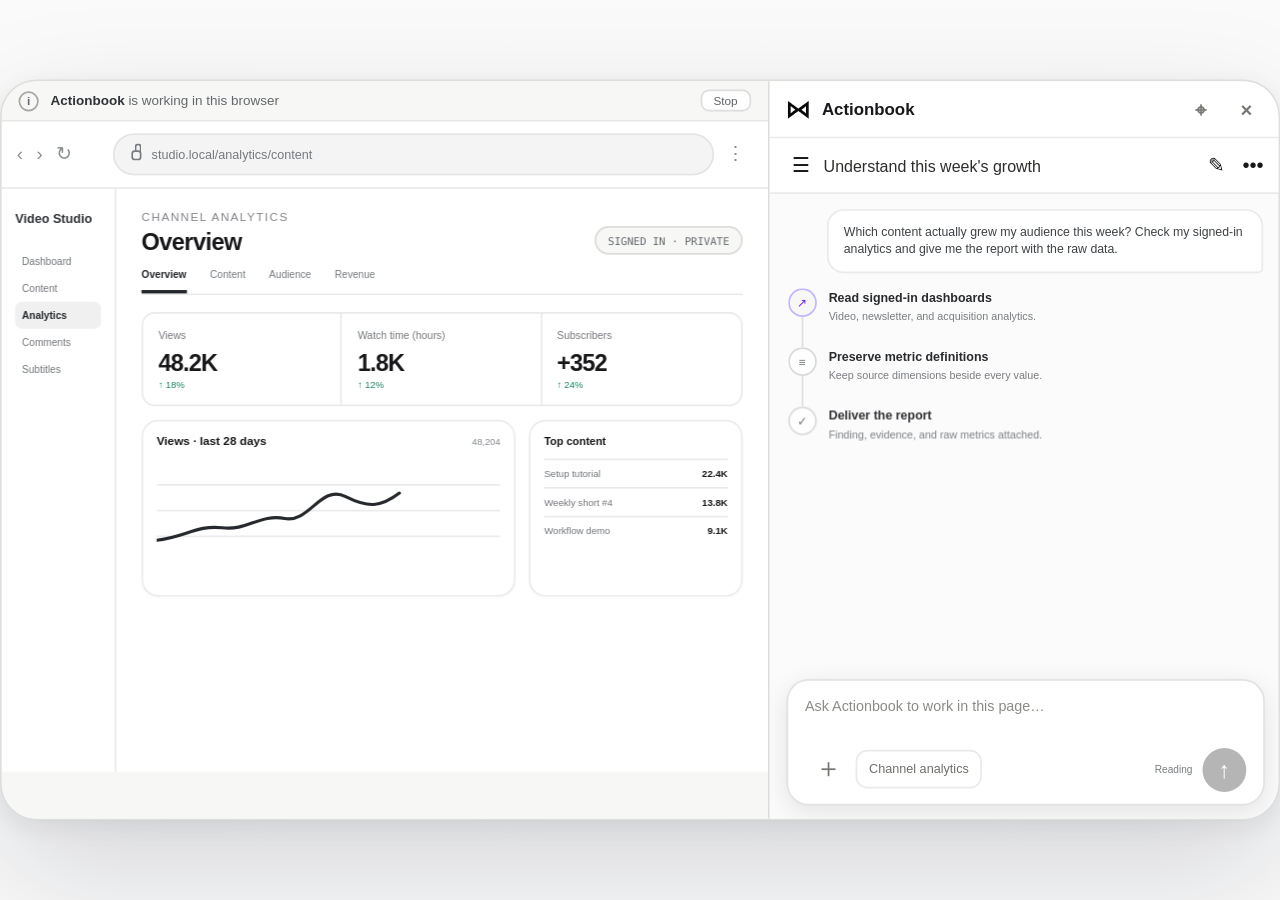
<file: assets/creator-performance-motion.html>
<!doctype html>
<html lang="en">
<head>
<meta charset="utf-8">
<meta name="viewport" content="width=device-width, initial-scale=1">
<link rel="icon" href="data:,">
<title>Actionbook — Creator performance report</title>
<style>
  :root {
    color-scheme:light;
    --canvas:#fafafa;
    --surface:#ffffff;
    --muted-surface:#f4f4f5;
    --ink:#18181b;
    --secondary:#52525b;
    --muted:#71717a;
    --line:rgba(24,24,27,.09);
    --violet:#7c3aed;
    --violet-soft:#f7f7f6;
    --violet-line:rgba(124,58,237,.20);
    --success:#16845b;
    --warning:#9a6700;
  }
  * { box-sizing:border-box; }
  html,body { width:100%; height:100%; margin:0; overflow:hidden; }
  body {
    display:grid;
    place-items:center;
    background:var(--canvas);
    color:var(--ink);
    font-family:Geist,-apple-system,BlinkMacSystemFont,"Segoe UI",sans-serif;
    -webkit-font-smoothing:antialiased;
  }
  button { font:inherit; }
  .mono { font-family:"Geist Mono","SFMono-Regular",Consolas,monospace; }
  .viewport { width:100vw; height:100vh; display:grid; place-items:center; overflow:hidden; }
  .stage {
    position:relative;
    width:760px;
    height:440px;
    overflow:hidden;
    border:1px solid rgba(24,24,27,.10);
    border-radius:22px;
    background:#f5f5f4;
    box-shadow:0 32px 80px rgba(15,23,42,.15),0 4px 14px rgba(15,23,42,.07);
    transform-origin:center;
  }
  .work-area {
    position:absolute;
    inset:0;
    display:grid;
    grid-template-columns:456px 304px;
  }

  /* Persistent browser: the same signed-in workspace stays on screen. */
  .browser {
    position:relative;
    overflow:hidden;
    background:#f7f7f5;
    border-right:1px solid rgba(24,24,27,.12);
  }
  .working-banner {
    height:24px;
    display:flex;
    align-items:center;
    gap:7px;
    padding:0 10px;
    background:#f7f7f6;
    border-bottom:1px solid #e6e6e3;
    color:#64676c;
    font-size:8px;
  }
  .working-mark {
    width:12px;
    height:12px;
    display:grid;
    place-items:center;
    border:1px solid #a4a6a8;
    border-radius:50%;
    font-size:7px;
    font-weight:700;
  }
  .working-banner b { color:#2f3236; font-weight:650; }
  .stop-run {
    margin-left:auto;
    padding:2px 7px;
    border:1px solid rgba(24,24,27,.14);
    border-radius:5px;
    background:#fff;
    color:#5f6267;
    font-size:7px;
  }
  .browser-chrome {
    height:40px;
    display:grid;
    grid-template-columns:50px 1fr 16px;
    align-items:center;
    gap:7px;
    padding:0 9px;
    background:#fff;
    border-bottom:1px solid var(--line);
  }
  .nav-icons { display:flex; gap:8px; color:#8a8d92; font-size:11px; }
  .address {
    height:25px;
    display:flex;
    align-items:center;
    gap:6px;
    padding:0 10px;
    border:1px solid rgba(24,24,27,.07);
    border-radius:999px;
    background:#f4f4f5;
    color:#76797e;
    font-size:7.5px;
  }
  .lock {
    width:6px;
    height:6px;
    border:1px solid #777b80;
    border-radius:2px;
    position:relative;
  }
  .lock::before {
    content:"";
    position:absolute;
    left:1px;
    top:-5px;
    width:2px;
    height:4px;
    border:1px solid #777b80;
    border-bottom:0;
    border-radius:3px 3px 0 0;
  }
  .page-stack { position:absolute; inset:64px 0 0; overflow:hidden; }
  .page {
    position:absolute;
    inset:0;
    padding:14px 18px;
    opacity:0;
    transform:translateY(7px);
    filter:blur(1px);
    will-change:opacity,transform,filter;
  }
  .page-head { display:flex; align-items:flex-end; justify-content:space-between; }
  .eyebrow { color:#82858a; font-size:7px; letter-spacing:.12em; text-transform:uppercase; }
  .page-title { margin-top:3px; font-size:14px; font-weight:650; letter-spacing:-.025em; }
  .private-chip {
    display:flex;
    align-items:center;
    gap:4px;
    padding:4px 7px;
    border:1px solid rgba(24,24,27,.12);
    border-radius:999px;
    background:#f7f7f6;
    color:#666a70;
    font-size:6.3px;
  }
  .surface {
    border:1px solid rgba(24,24,27,.08);
    border-radius:10px;
    background:#fff;
    box-shadow:0 1px 2px rgba(15,23,42,.025);
  }

  /* Three source-faithful creator dashboards: video, newsletter, acquisition. */
  .dashboard-shell {
    display:grid;
    grid-template-columns:68px 1fr;
    height:100%;
    margin:-14px -18px;
    background:#fff;
  }
  .dash-rail {
    padding:13px 8px;
    border-right:1px solid var(--line);
    color:#74777c;
    font-size:6px;
  }
  .dash-rail b { display:block; margin-bottom:13px; color:#2f3236; font-size:7.5px; }
  .dash-rail span { display:block; padding:5px 4px; border-radius:4px; }
  .dash-rail .selected { background:#f0f0f1; color:#272a2e; font-weight:650; }
  .dash-main { padding:13px 15px; overflow:hidden; }
  .dash-tabs { display:flex; gap:14px; margin-top:9px; border-bottom:1px solid var(--line); color:#777a7f; font-size:6px; }
  .dash-tabs span { padding-bottom:6px; }
  .dash-tabs .selected { color:#24272b; border-bottom:2px solid #24272b; font-weight:650; }
  .metric-grid { display:grid; grid-template-columns:repeat(3,1fr); margin-top:10px; border:1px solid var(--line); border-radius:8px; }
  .metric { min-height:53px; padding:9px; border-right:1px solid var(--line); }
  .metric:last-child { border-right:0; }
  .metric-label { color:#777a7f; font-size:6.2px; }
  .metric-value { margin-top:5px; font-size:14px; font-weight:675; letter-spacing:-.035em; }
  .metric-note { margin-top:2px; color:#16845b; font-size:5.6px; }
  .studio-lower { display:grid; grid-template-columns:1.4fr .8fr; gap:8px; margin-top:8px; }
  .line-card,.top-content { padding:8px; height:105px; }
  .chart-head { display:flex; align-items:center; justify-content:space-between; }
  .chart-head b { font-size:7px; font-weight:640; }
  .chart-head span { color:#85888d; font-size:5.5px; }
  .line-chart { width:100%; height:65px; margin-top:5px; }
  .line-chart .grid { stroke:#ececef; stroke-width:1; }
  .line-chart .series { fill:none; stroke:#26292d; stroke-width:2; stroke-linecap:round; stroke-linejoin:round; stroke-dasharray:220; stroke-dashoffset:220; }
  .top-content h4 { margin:0 0 7px; font-size:6.5px; }
  .content-row { display:grid; grid-template-columns:1fr auto; gap:5px; padding:5px 0; border-top:1px solid var(--line); font-size:5.7px; }
  .content-row span { color:#73767b; }
  .content-row b { font-weight:650; }

  .source-view {
    position:absolute;
    inset:0;
    padding:12px 14px;
    background:#fff;
    opacity:0;
    transform:translateY(6px);
    filter:blur(1px);
  }
  .source-view-head { display:flex; align-items:flex-start; justify-content:space-between; }
  .source-name { color:#73767b; font-size:6px; letter-spacing:.08em; text-transform:uppercase; }
  .source-view h3 { margin:3px 0 0; font-size:12px; letter-spacing:-.025em; }
  .source-state { display:flex; align-items:center; gap:4px; color:#6d28d9; font-size:5.8px; }
  .source-state::before { content:""; width:5px; height:5px; border-radius:50%; background:var(--violet); }
  .mini-tabs { display:flex; gap:13px; margin-top:8px; border-bottom:1px solid var(--line); color:#777a7f; font-size:5.8px; }
  .mini-tabs span { padding-bottom:5px; }
  .mini-tabs .selected { color:#26292d; border-bottom:2px solid #26292d; font-weight:650; }
  .source-summary { display:grid; grid-template-columns:repeat(3,1fr); margin-top:9px; border:1px solid var(--line); border-radius:7px; }
  .summary-cell { padding:7px 8px; border-right:1px solid var(--line); }
  .summary-cell:last-child { border-right:0; }
  .summary-cell span { display:block; color:#777a7f; font-size:5.5px; }
  .summary-cell b { display:block; margin-top:4px; font-size:10px; letter-spacing:-.025em; }
  .source-table { width:100%; margin-top:8px; overflow:hidden; border:1px solid var(--line); border-radius:7px; }
  .source-table table { table-layout:auto; }
  .source-table th { height:22px; padding:0 7px; font-size:5.2px; }
  .source-table td { height:25px; padding:0 7px; font-size:5.6px; }
  .source-table td:not(:first-child),.source-table th:not(:first-child) { text-align:right; white-space:nowrap; }
  .source-table td:first-child { max-width:120px; overflow:hidden; text-overflow:ellipsis; white-space:nowrap; }
  .read-focus { color:#26292d!important; font-weight:680; background:#f4f4f3; box-shadow:inset 2px 0 var(--violet); }
  .analytics-title-row { display:flex; align-items:flex-end; justify-content:space-between; margin-top:7px; }
  .analytics-title-row b { font-size:7px; }
  .analytics-title-row span { color:#777a7f; font-size:5.4px; }
  .cursor {
    position:absolute;
    left:220px;
    top:137px;
    width:8px;
    height:11px;
    background:#222;
    clip-path:polygon(0 0,100% 72%,56% 74%,42% 100%);
    opacity:0;
    will-change:transform,opacity;
  }

  /* Metric normalization and finding */
  .normalize-head { display:flex; align-items:flex-end; justify-content:space-between; }
  .source-count { color:#656a72; font-size:6px; }
  .map-table { margin-top:11px; overflow:hidden; }
  table { width:100%; border-collapse:collapse; table-layout:fixed; }
  th {
    height:26px;
    padding:0 9px;
    background:#fafafa;
    color:#7b7e83;
    font-size:5.8px;
    font-weight:580;
    text-align:left;
  }
  td {
    height:30px;
    padding:0 9px;
    border-top:1px solid rgba(24,24,27,.06);
    color:#686b70;
    font-size:6.4px;
  }
  td:first-child { color:#33363a; font-weight:620; }
  .mapped { color:#2f3338; font-weight:650; }
  .finding {
    margin-top:9px;
    padding:10px 11px;
    border:1px solid rgba(24,24,27,.12);
    border-radius:9px;
    background:#fff;
  }
  .finding-label { color:#6c7076; font-size:6px; letter-spacing:.1em; text-transform:uppercase; }
  .finding strong { display:block; margin-top:5px; font-size:9px; line-height:1.35; letter-spacing:-.015em; }
  .finding p { margin:4px 0 0; color:#6d6870; font-size:6.3px; line-height:1.45; }

  /* Final report dashboard — built from the source metrics already shown above. */
  .report-head { display:flex; align-items:flex-start; justify-content:space-between; }
  .done-chip {
    display:flex;
    align-items:center;
    gap:4px;
    padding:4px 7px;
    border-radius:999px;
    background:#effaf5;
    color:var(--success);
    font-size:6px;
  }
  .report-dashboard { margin-top:9px; }
  .report-kpis {
    display:grid;
    grid-template-columns:repeat(3,1fr);
    overflow:hidden;
    border:1px solid var(--line);
    border-radius:8px;
    background:#fff;
  }
  .report-kpi { min-height:50px; padding:8px 9px; border-right:1px solid var(--line); }
  .report-kpi:last-child { border-right:0; }
  .report-kpi span { display:block; color:#777a7f; font-size:5.5px; }
  .report-kpi strong { display:block; margin-top:4px; color:#25282c; font-size:13px; letter-spacing:-.035em; }
  .report-kpi small { display:block; margin-top:2px; color:#85888d; font-size:5px; }
  .report-body { display:grid; grid-template-columns:1.32fr .68fr; gap:7px; margin-top:7px; }
  .report-chart,.report-mix { height:94px; padding:8px 9px; }
  .report-widget-head { display:flex; align-items:center; justify-content:space-between; }
  .report-widget-head b { font-size:6.4px; font-weight:650; }
  .report-widget-head span { color:#85888d; font-size:5px; }
  .report-line-chart { width:100%; height:57px; margin-top:4px; }
  .report-line-chart .grid { stroke:#ececef; stroke-width:1; }
  .report-line-chart .area { fill:url(#report-area-fill); }
  .report-line-chart .series { fill:none; stroke:#26292d; stroke-width:2; stroke-linecap:round; stroke-linejoin:round; }
  .report-line-chart .endpoint { fill:var(--violet); }
  .report-mix-body { display:grid; grid-template-columns:52px 1fr; gap:7px; align-items:center; margin-top:8px; }
  .report-donut {
    position:relative;
    width:48px;
    height:48px;
    border-radius:50%;
    background:conic-gradient(#25282c 0 54%,#a7a9ad 54% 83%,#dedfe2 83% 100%);
  }
  .report-donut::after {
    position:absolute;
    inset:10px;
    display:grid;
    place-items:center;
    border-radius:50%;
    background:#fff;
    color:#303338;
    content:"436";
    font-size:7px;
    font-weight:680;
  }
  .mix-legend { display:grid; gap:5px; }
  .mix-legend div { display:grid; grid-template-columns:5px 1fr auto; gap:4px; align-items:center; color:#65696f; font-size:4.8px; }
  .mix-legend i { width:4px; height:4px; border-radius:50%; background:#25282c; }
  .mix-legend div:nth-child(2) i { background:#a7a9ad; }
  .mix-legend div:nth-child(3) i { background:#dedfe2; }
  .mix-legend b { color:#3b3e43; font-size:4.8px; }
  .report-lower { display:grid; grid-template-columns:1.2fr .8fr; gap:7px; margin-top:7px; }
  .report-bars,.report-sources { height:65px; padding:7px 9px; }
  .bar-list { display:grid; gap:5px; margin-top:6px; }
  .bar-row { display:grid; grid-template-columns:47px 1fr 20px; gap:5px; align-items:center; color:#686b70; font-size:4.8px; }
  .bar-track { height:4px; overflow:hidden; border-radius:999px; background:#ececef; }
  .bar-track i { display:block; height:100%; border-radius:inherit; background:#303338; transform-origin:left; }
  .bar-row:nth-child(2) .bar-track i { background:#83868c; }
  .bar-row:nth-child(3) .bar-track i { background:#c9cbd0; }
  .bar-row b { color:#55585d; font-size:4.8px; text-align:right; }
  .report-source-row {
    display:grid;
    grid-template-columns:6px 1fr auto;
    gap:5px;
    align-items:center;
    padding:4px 0;
    border-top:1px solid var(--line);
    color:#5f6368;
    font-size:4.8px;
  }
  .report-source-row:first-of-type { margin-top:3px; }
  .report-source-row i { width:4px; height:4px; border-radius:50%; background:#a7a9ad; }
  .report-source-row b { color:#777a7f; font-size:4.8px; font-weight:560; text-transform:uppercase; letter-spacing:.05em; }
  .report-artifacts { display:grid; grid-template-columns:1fr 1fr; gap:7px; margin-top:7px; }
  .report-artifact {
    display:grid;
    min-width:0;
    grid-template-columns:24px 1fr;
    gap:7px;
    align-items:center;
    padding:6px 8px;
  }
  .report-artifact > span {
    display:grid;
    width:24px;
    height:27px;
    place-items:center;
    border:1px solid #dcdcdf;
    border-radius:5px;
    background:#f5f5f4;
    color:#4f5358;
    font-size:5.2px;
    font-weight:700;
  }
  .report-artifact div { min-width:0; }
  .report-artifact b { display:block; overflow:hidden; font-size:5.7px; font-weight:650; text-overflow:ellipsis; white-space:nowrap; }
  .report-artifact small { display:block; margin-top:2px; color:#85888d; font-size:4.9px; }

  /* Actionbook side panel — shared component geometry with the other hero scenes. */
  .panel { position:relative; background:#fbfbfb; overflow:hidden; }
  .panel-brand {
    height:34px; display:flex; align-items:center; gap:7px; padding:0 10px;
    border-bottom:1px solid var(--line); background:#fff; font-size:10px; font-weight:650;
  }
  .brand-mark { width:14px; height:14px; object-fit:contain; }
  .panel-brand .actions { margin-left:auto; display:flex; align-items:center; gap:5px; color:#777873; }
  .icon-btn { width:22px; height:22px; display:grid; place-items:center; border:0; border-radius:6px; background:transparent; color:inherit; font-size:12px; padding:0; }
  .taskbar {
    height:33px; display:grid; grid-template-columns:22px minmax(0,1fr) 20px 20px;
    align-items:center; gap:2px; padding:0 8px; border-bottom:1px solid var(--line);
    background:#fff; font-size:9.5px;
  }
  .task-title { overflow:hidden; color:#2d2d2b; font-size:9.5px; text-overflow:ellipsis; white-space:nowrap; }
  .transcript { position:absolute; inset:67px 0 88px; overflow:hidden; padding:9px 11px; }
  .prompt {
    margin-left:23px; padding:8px 9px; border:1px solid var(--line);
    border-radius:10px 10px 3px 10px; background:#fff; color:#3e4246;
    font-size:7.3px; line-height:1.4; opacity:0; transform:translateY(6px);
  }
  .timeline { position:relative; margin-top:9px; }
  .step {
    position:relative; display:grid; grid-template-columns:17px 1fr; gap:7px;
    min-height:35px; opacity:0; transform:translateY(6px);
  }
  #step-one::after,#step-two::after {
    content:""; position:absolute; left:8px; top:17px; bottom:0; width:1px; background:#dedee2;
  }
  .step-icon {
    position:relative; z-index:1; width:17px; height:17px; display:grid; place-items:center;
    border:1px solid #dadade; border-radius:50%; background:#fff; color:#6c7075; font-size:7px;
  }
  .step.is-active .step-icon { border-color:#c4b5fd; background:var(--violet-soft); color:#6d28d9; }
  .step.is-done .step-icon { border-color:#b9e3d0; background:#ecfdf5; color:#13714f; }
  .step-copy b { display:block; padding-top:1px; color:#292a2e; font-size:7.4px; font-weight:650; line-height:1.25; }
  .step-copy span { display:block; margin-top:2px; color:#7a7d82; font-size:6.4px; line-height:1.28; }
  .progress,.completion {
    margin:1px 0 0 24px; padding:7px 8px; border-radius:8px; background:#fff;
    font-size:6px; line-height:1.45; opacity:0; transform:translateY(6px);
  }
  .progress { border:1px solid var(--violet-line); color:#6a6076; }
  .progress b { color:#493b59; font-size:6.6px; font-weight:630; }
  .completion { border:1px solid rgba(22,132,91,.18); color:#5d6863; }
  .completion b { display:block; color:#245f48; font-size:7px; margin-bottom:3px; }
  .composer {
    position:absolute; left:10px; right:10px; bottom:8px; height:75px; padding:10px 10px 8px;
    border:1px solid rgba(24,24,27,.12); border-radius:13px; background:#fff;
    box-shadow:0 4px 16px rgba(0,0,0,.10);
  }
  .composer-text { height:29px; color:#8b8c86; font-size:8.5px; line-height:1.35; }
  .composer-tools { display:flex; align-items:center; height:27px; gap:6px; }
  .plus-btn { width:24px; height:24px; display:grid; place-items:center; border:0; border-radius:50%; background:transparent; color:#777873; font-size:16px; }
  .page-chip {
    display:flex; align-items:center; gap:5px; max-width:145px; height:23px; padding:0 7px;
    border:1px solid var(--line); border-radius:7px; color:#6f706b; font-size:7.5px;
    overflow:hidden; white-space:nowrap; text-overflow:ellipsis;
  }
  .page-chip img { width:11px; height:11px; }
  .run-state { margin-left:auto; color:#797c81; font-size:6px; }
  .send-btn { width:26px; height:26px; display:grid; place-items:center; border:0; border-radius:50%; background:#1d1d1b; color:#fff; font-size:14px; line-height:1; opacity:.32; }
  .caption-strip {
    display:none;
  }
  .caption {
    position:absolute; left:20px; right:132px; font-size:12px; font-weight:520;
    letter-spacing:-.01em; opacity:0; transform:translateY(5px);
  }
  .caption .num { margin-right:8px; color:#c4b5fd; font-variant-numeric:tabular-nums; }
  .source-safety {
    margin-left:auto; display:flex; align-items:center; gap:6px; padding:5px 8px;
    border:1px solid rgba(255,255,255,.12); border-radius:999px; color:#d4d4d8;
    font-size:7px; letter-spacing:.05em; text-transform:uppercase;
  }
  .source-safety::before { content:""; width:5px; height:5px; border-radius:50%; background:#a78bfa; }
  @media (prefers-reduced-motion: reduce) {
    .page,.caption,.cursor { transition:none!important; animation:none!important; }
  }
</style>
</head>
<body>
<div class="viewport">
  <main class="stage" id="stage" aria-label="Actionbook reads a creator's signed-in analytics, aligns metrics across platforms, and delivers a performance report">
    <div class="work-area">
      <section class="browser">
        <div class="working-banner"><span class="working-mark">i</span><span><b>Actionbook</b> is working in this browser</span><button class="stop-run">Stop</button></div>
        <div class="browser-chrome"><div class="nav-icons"><span>‹</span><span>›</span><span>↻</span></div><div class="address"><span class="lock"></span><span id="address-text">studio.local/analytics</span></div><div class="nav-icons">⋮</div></div>
        <div class="page-stack">
          <article class="page" id="dashboard-page">
            <div class="dashboard-shell">
              <nav class="dash-rail"><b>Video Studio</b><span>Dashboard</span><span>Content</span><span class="selected">Analytics</span><span>Comments</span><span>Subtitles</span></nav>
              <div class="dash-main">
                <div class="page-head"><div><div class="eyebrow">Channel analytics</div><div class="page-title">Overview</div></div><span class="private-chip mono">SIGNED IN · PRIVATE</span></div>
                <div class="dash-tabs"><span class="selected">Overview</span><span>Content</span><span>Audience</span><span>Revenue</span></div>
                <div class="metric-grid">
                  <div class="metric"><div class="metric-label">Views</div><div class="metric-value">48.2K</div><div class="metric-note">↑ 18%</div></div>
                  <div class="metric"><div class="metric-label">Watch time (hours)</div><div class="metric-value">1.8K</div><div class="metric-note">↑ 12%</div></div>
                  <div class="metric"><div class="metric-label">Subscribers</div><div class="metric-value">+352</div><div class="metric-note">↑ 24%</div></div>
                </div>
                <div class="studio-lower">
                  <div class="line-card surface">
                    <div class="chart-head"><b>Views · last 28 days</b><span>48,204</span></div>
                    <svg class="line-chart" viewBox="0 0 220 65" aria-hidden="true">
                      <path class="grid" d="M0 16.5H220M0 33H220M0 49.5H220"></path>
                      <path class="series" id="studio-series" d="M0 52 C18 50 26 42 42 44 S66 35 82 38 S105 16 121 24 S145 31 160 18 S185 28 220 8"></path>
                    </svg>
                  </div>
                  <div class="top-content surface"><h4>Top content</h4><div class="content-row"><span>Setup tutorial</span><b>22.4K</b></div><div class="content-row"><span>Weekly short #4</span><b>13.8K</b></div><div class="content-row"><span>Workflow demo</span><b>9.1K</b></div></div>
                </div>
              </div>
            </div>
          </article>

          <article class="page" id="reading-page">
            <section class="source-view" id="video-view">
              <div class="source-view-head"><div><div class="source-name">Video Studio · Analytics</div><h3>Content performance</h3></div><span class="source-state">Signed in</span></div>
              <div class="mini-tabs"><span>Overview</span><span class="selected">Content</span><span>Audience</span><span>Revenue</span></div>
              <div class="source-summary"><div class="summary-cell"><span>Views</span><b>48.2K</b></div><div class="summary-cell"><span>Watch time (hours)</span><b>1.8K</b></div><div class="summary-cell"><span>Subscribers</span><b>+352</b></div></div>
              <div class="source-table"><table><thead><tr><th>Content</th><th>Views</th><th>Watch time</th><th>Subscribers</th></tr></thead><tbody><tr><td>Long-form tutorials</td><td>22.4K</td><td>1.3K hr</td><td class="read-focus">+268</td></tr><tr><td>Short updates</td><td>25.8K</td><td>0.5K hr</td><td class="read-focus">+84</td></tr></tbody></table></div>
            </section>
            <section class="source-view" id="newsletter-view">
              <div class="source-view-head"><div><div class="source-name">Newsletter · Stats</div><h3>Publication overview</h3></div><span class="source-state">Signed in</span></div>
              <div class="mini-tabs"><span>Home</span><span>Posts</span><span>Subscribers</span><span class="selected">Stats</span></div>
              <div class="source-summary"><div class="summary-cell"><span>Total subscribers</span><b>5,420</b></div><div class="summary-cell"><span>Paid subscribers</span><b>318</b></div><div class="summary-cell"><span>Gross annualized revenue</span><b>$31.8K</b></div></div>
              <div class="source-table"><table><thead><tr><th>Post</th><th>Deliveries</th><th>Open rate</th><th>Free subs</th><th>Paid</th></tr></thead><tbody><tr><td>Setup tutorial</td><td>4.9K</td><td>52%</td><td class="read-focus">+146</td><td>+12</td></tr><tr><td>Weekly links</td><td>4.8K</td><td>39%</td><td class="read-focus">+31</td><td>+2</td></tr></tbody></table></div>
            </section>
            <section class="source-view" id="analytics-view">
              <div class="source-view-head"><div><div class="source-name">Web Analytics · Acquisition</div><h3>Traffic acquisition</h3></div><span class="source-state">Signed in</span></div>
              <div class="analytics-title-row"><b>Session source / medium</b><span>Last 7 days · All users</span></div>
              <div class="source-table"><table><thead><tr><th>Session source / medium</th><th>Sessions</th><th>Engaged sessions</th><th>Engagement rate</th><th>Key events</th></tr></thead><tbody><tr><td>youtube / video</td><td>1,240</td><td>843</td><td class="read-focus">68%</td><td class="read-focus">94</td></tr><tr><td>newsletter / email</td><td>684</td><td>506</td><td>74%</td><td>61</td></tr><tr><td>direct / (none)</td><td>522</td><td>251</td><td>48%</td><td>19</td></tr><tr><td>social / short</td><td>396</td><td>166</td><td>42%</td><td>12</td></tr></tbody></table></div>
              <div class="analytics-title-row"><span>Primary dimension preserves the original attribution field.</span><span class="mono">4 ROWS READ</span></div>
            </section>
            <span class="cursor" id="cursor"></span>
          </article>

          <article class="page" id="normalize-page">
            <div class="normalize-head"><div><div class="eyebrow">Metric map</div><div class="page-title">Keep each platform's definition intact</div></div><span class="source-count mono">3 SOURCES · ALIGNED</span></div>
            <div class="map-table surface">
              <table>
                <thead><tr><th>Source</th><th>Dimension</th><th>Primary metric</th><th>Conversion signal</th></tr></thead>
                <tbody>
                  <tr class="map-row"><td>Video Studio</td><td>Content format</td><td class="mapped">Views · watch time</td><td class="mapped">Subscribers gained</td></tr>
                  <tr class="map-row"><td>Newsletter</td><td>Post</td><td class="mapped">Deliveries · open rate</td><td class="mapped">Free / paid subs</td></tr>
                  <tr class="map-row"><td>Web Analytics</td><td>Session source / medium</td><td class="mapped">Sessions · engagement</td><td class="mapped">Key events</td></tr>
                </tbody>
              </table>
            </div>
            <div class="finding" id="finding">
              <div class="finding-label mono">Grounded finding</div>
              <strong>Long-form tutorials gained 3.2× more video subscribers than short updates.</strong>
              <p>+268 vs +84 subscribers; tutorial-led traffic also recorded 94 key events. Source fields stay attached.</p>
            </div>
          </article>

          <article class="page" id="report-page">
            <div class="report-head"><div><div class="eyebrow">Finished artifact</div><div class="page-title">Creator performance report</div></div><span class="done-chip">✓ Ready</span></div>
            <div class="report-dashboard">
              <div class="report-kpis">
                <div class="report-kpi"><span>Video subscribers</span><strong>+268</strong><small>Long-form tutorials</small></div>
                <div class="report-kpi"><span>Newsletter subscribers</span><strong>+158</strong><small>Setup tutorial</small></div>
                <div class="report-kpi"><span>Attributed key events</span><strong>94</strong><small>Tutorial-led traffic</small></div>
              </div>
              <div class="report-body">
                <div class="report-chart surface">
                  <div class="report-widget-head"><b>Video views · last 28 days</b><span>48,204</span></div>
                  <svg class="report-line-chart" viewBox="0 0 220 57" aria-hidden="true">
                    <defs><linearGradient id="report-area-fill" x1="0" y1="0" x2="0" y2="1"><stop offset="0" stop-color="#272a2e" stop-opacity=".13"></stop><stop offset="1" stop-color="#272a2e" stop-opacity="0"></stop></linearGradient></defs>
                    <path class="grid" d="M0 14H220M0 28H220M0 42H220"></path>
                    <path class="area" d="M0 47 C18 45 26 37 42 39 S66 30 82 33 S105 12 121 20 S145 27 160 14 S185 24 220 5 L220 57 L0 57 Z"></path>
                    <path class="series" d="M0 47 C18 45 26 37 42 39 S66 30 82 33 S105 12 121 20 S145 27 160 14 S185 24 220 5"></path>
                    <circle class="endpoint" cx="220" cy="5" r="2.5"></circle>
                  </svg>
                </div>
                <div class="report-mix surface">
                  <div class="report-widget-head"><b>Subscriber mix</b><span>436 gained</span></div>
                  <div class="report-mix-body">
                    <div class="report-donut"></div>
                    <div class="mix-legend">
                      <div><i></i><span>Tutorials</span><b>54%</b></div>
                      <div><i></i><span>Newsletter</span><b>29%</b></div>
                      <div><i></i><span>Other</span><b>17%</b></div>
                    </div>
                  </div>
                </div>
              </div>
              <div class="report-lower">
                <div class="report-bars surface">
                  <div class="report-widget-head"><b>Growth by channel</b><span>Attributed gain</span></div>
                  <div class="bar-list">
                    <div class="bar-row"><span>Video tutorials</span><span class="bar-track"><i style="width:86%"></i></span><b>+268</b></div>
                    <div class="bar-row"><span>Newsletter</span><span class="bar-track"><i style="width:54%"></i></span><b>+158</b></div>
                    <div class="bar-row"><span>Search</span><span class="bar-track"><i style="width:32%"></i></span><b>94</b></div>
                  </div>
                </div>
                <div class="report-sources surface">
                  <div class="report-widget-head"><b>Source register</b><span>3 attached</span></div>
                  <div class="report-source-row"><i></i><span>Video Studio</span><b>Read</b></div>
                  <div class="report-source-row"><i></i><span>Newsletter</span><b>Read</b></div>
                  <div class="report-source-row"><i></i><span>Web Analytics</span><b>Read</b></div>
                </div>
              </div>
              <div class="report-artifacts">
                <div class="report-artifact surface"><span class="mono">MD</span><div><b>creator-performance-report.md</b><small>Finding + source links</small></div></div>
                <div class="report-artifact surface"><span class="mono">CSV</span><div><b>raw-metrics.csv</b><small>Original aligned fields</small></div></div>
              </div>
            </div>
          </article>
        </div>
      </section>

      <aside class="panel">
        <header class="panel-brand"><img class="brand-mark" src="actionbook-mark.svg" alt=""><span>Actionbook</span><span class="actions"><button class="icon-btn" aria-label="Pin">⌖</button><button class="icon-btn" aria-label="Close">×</button></span></header>
        <div class="taskbar"><button class="icon-btn" aria-label="Menu">☰</button><div class="task-title" id="task-title">Understand this week's growth</div><button class="icon-btn" aria-label="Rename">✎</button><button class="icon-btn" aria-label="More">•••</button></div>
        <div class="transcript">
          <div class="prompt" id="prompt">Which content actually grew my audience this week? Check my signed-in analytics and give me the report with the raw data.</div>
          <div class="timeline">
            <div class="step" id="step-one"><span class="step-icon">↗</span><div class="step-copy"><b>Read signed-in dashboards</b><span>Video, newsletter, and acquisition analytics.</span></div></div>
            <div class="step" id="step-two"><span class="step-icon">≡</span><div class="step-copy"><b>Preserve metric definitions</b><span>Keep source dimensions beside every value.</span></div></div>
            <div class="step" id="step-three"><span class="step-icon">✓</span><div class="step-copy"><b>Deliver the report</b><span>Finding, evidence, and raw metrics attached.</span></div></div>
            <div class="progress" id="progress"><b id="progress-title">Opening channel analytics</b><br><span id="progress-note">Using the creator's current signed-in session</span></div>
            <div class="completion" id="completion"><b>Creator performance report is ready</b><span>2 files · 3 signed-in sources · evidence kept</span></div>
          </div>
        </div>
        <div class="composer"><div class="composer-text">Ask Actionbook to work in this page…</div><div class="composer-tools"><button class="plus-btn" aria-label="Add">＋</button><span class="page-chip" id="page-chip"><img src="actionbook-mark.svg" alt="">Channel analytics</span><span class="run-state" id="run-state">Reading</span><button class="send-btn" aria-label="Send">↑</button></div></div>
      </aside>
    </div>
  </main>
</div>
<script>
(function(){
  "use strict";
  var DURATION=14;
  var reduced=window.matchMedia("(prefers-reduced-motion: reduce)").matches;
  var stage=document.getElementById("stage");
  var pages=[
    document.getElementById("dashboard-page"),
    document.getElementById("reading-page"),
    document.getElementById("normalize-page"),
    document.getElementById("report-page")
  ];
  var captions=Array.prototype.slice.call(document.querySelectorAll(".caption"));
  var sourceViews=[
    document.getElementById("video-view"),
    document.getElementById("newsletter-view"),
    document.getElementById("analytics-view")
  ];
  var mapRows=Array.prototype.slice.call(document.querySelectorAll(".map-row"));
  var cursor=document.getElementById("cursor");
  var addressText=document.getElementById("address-text");
  var studioSeries=document.getElementById("studio-series");
  var prompt=document.getElementById("prompt");
  var steps=[document.getElementById("step-one"),document.getElementById("step-two"),document.getElementById("step-three")];
  var taskTitle=document.getElementById("task-title");
  var progress=document.getElementById("progress");
  var progressTitle=document.getElementById("progress-title");
  var progressNote=document.getElementById("progress-note");
  var completion=document.getElementById("completion");
  var pageChip=document.getElementById("page-chip");
  var runState=document.getElementById("run-state");
  var finding=document.getElementById("finding");
  var lastPostedBeat=0;

  var sources=[
    {url:"studio.local/analytics/content",progress:"Reading Video Studio",note:"Views, watch time, and subscribers by content",page:"Video Studio · Content"},
    {url:"newsletter.local/publish/stats",progress:"Reading Newsletter Stats",note:"Posts, open rate, free and paid subscriptions",page:"Newsletter · Stats"},
    {url:"analytics.local/reports/acquisition",progress:"Reading Traffic acquisition",note:"Session source / medium, engagement, and key events",page:"Web Analytics · Acquisition"}
  ];

  function clamp(v,a,b){return Math.max(a,Math.min(b,v));}
  function range(t,a,b){return clamp((t-a)/(b-a),0,1);}
  function expo(t){return t===1?1:1-Math.pow(2,-10*t);}
  function show(el,p,y){
    var e=expo(clamp(p,0,1));
    el.style.opacity=e.toFixed(3);
    el.style.transform="translateY("+((1-e)*y).toFixed(2)+"px)";
  }
  function pageState(el,p){
    var e=expo(clamp(p,0,1));
    el.style.opacity=e.toFixed(3);
    el.style.transform="translateY("+((1-e)*7).toFixed(2)+"px)";
    el.style.filter="blur("+((1-e)*1).toFixed(2)+"px)";
    el.style.pointerEvents=e>.9?"auto":"none";
  }
  function visibility(t,index){
    if(index===0) return t<3.34?1:1-range(t,3.08,3.46);
    if(index===1){
      if(t<3.04||t>7.66) return 0;
      return Math.min(range(t,3.04,3.42),1-range(t,7.28,7.68));
    }
    if(index===2){
      if(t<7.24||t>10.78) return 0;
      return Math.min(range(t,7.24,7.62),1-range(t,10.4,10.8));
    }
    return t<10.36?0:range(t,10.36,10.82);
  }
  function setStep(stepIndex,t){
    var icons=["↗","≡","✓"];
    for(var i=0;i<steps.length;i++){
      steps[i].classList.toggle("is-done",i<stepIndex);
      steps[i].classList.toggle("is-active",i===stepIndex);
      steps[i].querySelector(".step-icon").textContent=i<stepIndex?"✓":icons[i];
      show(steps[i],range(t,.45+i*.18,.72+i*.18),6);
    }
    if(stepIndex>2){
      for(var j=0;j<steps.length;j++){
        steps[j].classList.add("is-done");
        steps[j].classList.remove("is-active");
        steps[j].querySelector(".step-icon").textContent="✓";
      }
    }
    progress.style.display=stepIndex>2?"none":"block";
    completion.style.display=stepIndex>2?"block":"none";
    if(stepIndex<=2) show(progress,range(t,.98,1.28),6);
    completion.style.opacity=stepIndex>2?expo(range(t,11.35,11.7)).toFixed(3):"0";
    completion.style.transform="translateY("+((1-expo(range(t,11.35,11.7)))*7).toFixed(2)+"px)";
  }
  function render(t){
    t=clamp(t,0,DURATION-.001);
    for(var i=0;i<pages.length;i++) pageState(pages[i],visibility(t,i));

    var captionStarts=[0,3.45,7.7,10.85];
    var captionEnds=[3.35,7.55,10.7,14];
    for(var c=0;c<captions.length;c++){
      var cp=t>=captionStarts[c]&&t<captionEnds[c]?Math.min(range(t,captionStarts[c],captionStarts[c]+.22),1-range(t,captionEnds[c]-.22,captionEnds[c])):0;
      show(captions[c],cp,5);
    }

    show(prompt,range(t,.08,.42),6);
    studioSeries.style.strokeDashoffset=(220*(1-expo(range(t,.65,2.15)))).toFixed(1);

    var readLocal=clamp(t-3.34,0,4.15);
    var sourceIndex=Math.min(2,Math.floor(readLocal/1.3));
    var source=sources[sourceIndex];
    for(var view=0;view<sourceViews.length;view++){
      var center=3.36+view*1.3;
      var vp=Math.min(range(t,center,center+.24),1-range(t,center+1.08,center+1.3));
      pageState(sourceViews[view],vp);
    }
    addressText.textContent=source.url;
    progressTitle.textContent=source.progress;
    progressNote.textContent=source.note;
    pageChip.textContent=source.page;
    cursor.style.opacity=t>=3.55&&t<7.22?".86":"0";
    var cursorX=sourceIndex*12+Math.round((readLocal%1.3)*16);
    var cursorY=Math.floor((readLocal*1.55)%3)*24;
    cursor.style.transform="translate("+cursorX+"px,"+cursorY+"px)";

    for(var r=0;r<mapRows.length;r++) show(mapRows[r],range(t,7.72+r*.32,8.08+r*.32),5);
    show(finding,range(t,9.04,9.55),7);

    var stepIndex=t<7.55?0:t<10.8?1:t<11.35?2:3;
    setStep(stepIndex,t);
    taskTitle.textContent=t<3.35?"Understand this week's growth":t<7.55?"Read creator analytics":t<10.8?"Connect the growth path":t<11.35?"Write the creator report":"Creator report ready";
    runState.textContent=t<7.55?"Reading":t<10.8?"Analyzing":t<11.35?"Writing":"Done";
    if(t<3.35){
      progressTitle.textContent="Opening channel analytics";
      progressNote.textContent="Using the creator's current signed-in session";
      pageChip.textContent="Channel analytics";
    } else if(t>=7.55&&t<10.8){
      progressTitle.textContent="Aligning reach to subscriber growth";
      progressNote.textContent="Matching definitions across three sources";
      pageChip.textContent="3 signed-in sources";
      addressText.textContent="workspace.local/creator/metric-map";
    } else if(t>=10.8&&t<11.35){
      progressTitle.textContent="Writing the report and raw data";
      progressNote.textContent="Keeping the finding tied to all three sources";
      pageChip.textContent="creator-performance-report.md";
      addressText.textContent="workspace.local/files/creator-performance-report";
    } else if(t>=11.35){
      pageChip.textContent="creator-performance-report.md";
      addressText.textContent="workspace.local/files/creator-performance-report";
    }

    var beat=t<3.35?1:t<7.55?2:t<10.8?3:4;
    document.body.dataset.beat=String(beat);
    if(lastPostedBeat!==beat){
      lastPostedBeat=beat;
      parent.postMessage({type:"actionbook:beat",beat:beat},"*");
    }
    document.body.dataset.playing=String(playing);
  }
  function fit(){
    var scale=Math.min(window.innerWidth/760,window.innerHeight/440,1.7);
    stage.style.position="absolute";
    stage.style.left="50%";
    stage.style.top="50%";
    stage.style.transform="translate(-50%,-50%) scale("+scale+")";
  }
  window.addEventListener("resize",fit);
  fit();
  window.setTimeout(fit,80);
  window.setTimeout(fit,420);

  var time=reduced?DURATION-.35:0;
  var playing=false;
  var lastTick=null;
  function tick(now){
    if(lastTick===null){
      lastTick=now;
      window.__ready=true;
      render(time);
      requestAnimationFrame(tick);
      return;
    }
    var dt=(now-lastTick)/1000;
    lastTick=now;
    if(playing){
      time+=dt;
      if(time>=DURATION) time=window.__recording?DURATION-.001:0;
      render(time);
    }
    requestAnimationFrame(tick);
  }
  window.__seek=function(t){time=clamp(Number(t)||0,0,DURATION-.001);lastTick=performance.now();render(time);};
  window.__pause=function(){playing=false;window.__playing=false;document.body.dataset.playing="false";};
  window.__play=function(){
    if(reduced){render(DURATION-.35);return;}
    playing=true;
    window.__playing=true;
    document.body.dataset.playing="true";
    lastTick=null;
  };
  window.__motionDuration=DURATION;
  window.__reducedMotion=reduced;
  window.addEventListener("message",function(event){
    if(event.data==="actionbook:pause") window.__pause();
    if(event.data==="actionbook:play") window.__play();
  });
  document.fonts.ready.then(function(){
    render(time);
    playing=!reduced;
    window.__playing=playing;
    document.body.dataset.playing=String(playing);
    document.body.dataset.reducedMotion=String(reduced);
    requestAnimationFrame(tick);
  });
})();
</script>
</body>
</html>
</file>
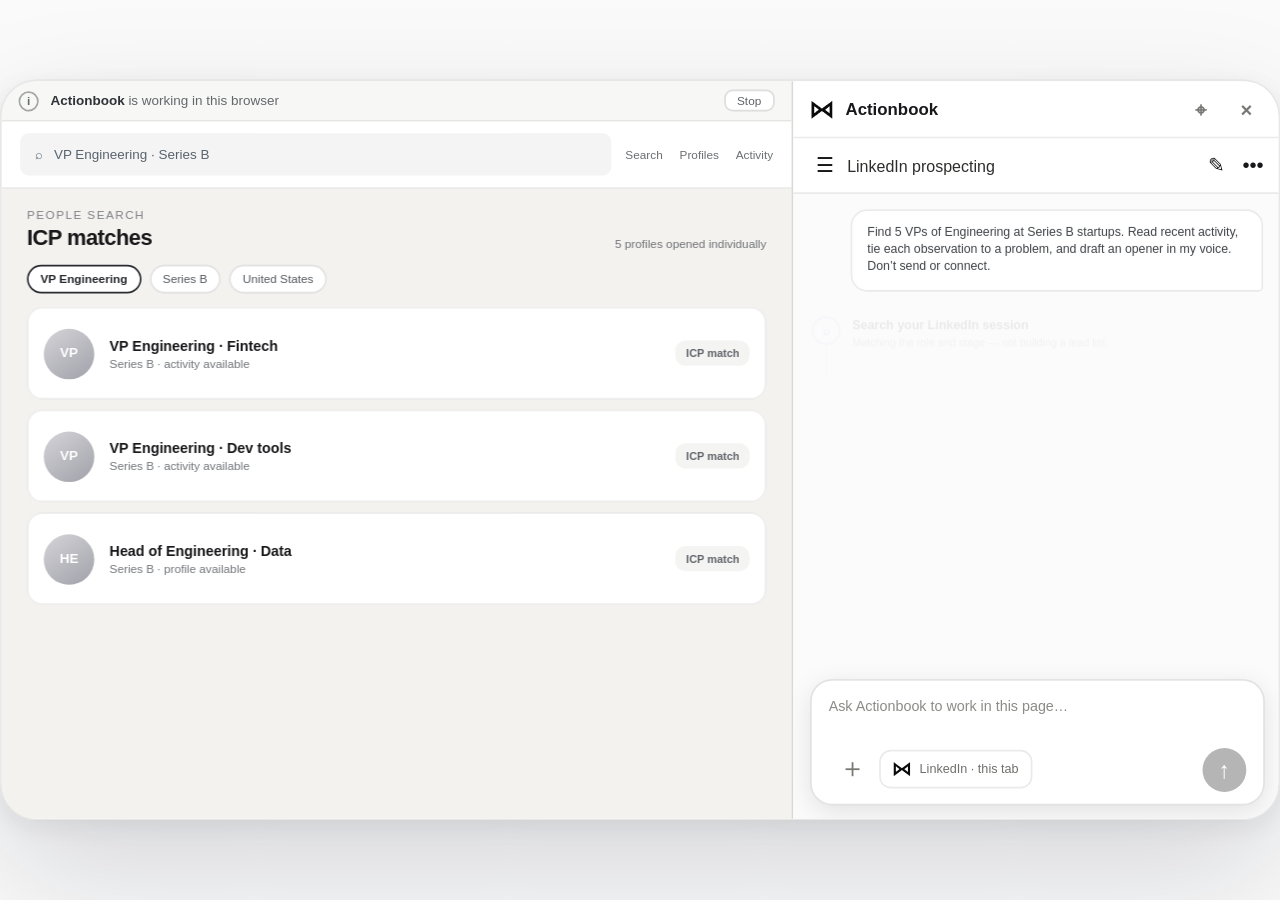
<file: assets/linkedin-prospecting-motion.html>
<!doctype html>
<html lang="en">
<head>
<meta charset="utf-8">
<meta name="viewport" content="width=device-width, initial-scale=1">
<link rel="icon" href="data:,">
<title>Actionbook — LinkedIn prospecting motion</title>
<style>
  :root {
    color-scheme: light;
    --canvas:#fafafa;
    --surface:#fff;
    --surface-muted:#f4f4f5;
    --ink:#18181b;
    --secondary:#52525b;
    --muted:#71717a;
    --line:rgba(24,24,27,.09);
    --violet:#7c3aed;
    --violet-soft:#f7f7f6;
    --success:#16845b;
    --warning:#a16207;
  }
  * { box-sizing:border-box; }
  html,body { width:100%; height:100%; margin:0; overflow:hidden; }
  body {
    display:grid;
    place-items:center;
    background:var(--canvas);
    color:var(--ink);
    font-family:Geist,-apple-system,BlinkMacSystemFont,"Segoe UI",sans-serif;
    -webkit-font-smoothing:antialiased;
  }
  button { font:inherit; }
  .mono { font-family:"Geist Mono","SFMono-Regular",Consolas,monospace; }
  .viewport { width:100vw; height:100vh; display:grid; place-items:center; overflow:hidden; }
  .stage {
    position:relative;
    width:760px;
    height:440px;
    overflow:hidden;
    border:1px solid rgba(24,24,27,.1);
    border-radius:22px;
    background:var(--surface);
    box-shadow:0 32px 80px rgba(15,23,42,.15),0 4px 14px rgba(15,23,42,.07);
    transform-origin:center;
  }
  .work-area {
    position:absolute;
    inset:0;
    display:grid;
    grid-template-columns:470px 290px;
  }

  /* Browser surface */
  .browser {
    position:relative;
    min-width:0;
    overflow:hidden;
    background:#f4f2ee;
    border-right:1px solid rgba(24,24,27,.12);
  }
  .debug-banner {
    height:24px;
    display:flex;
    align-items:center;
    gap:7px;
    padding:0 10px;
    background:#f7f7f6;
    border-bottom:1px solid #e6e6e3;
    color:#64676c;
    font-size:8px;
  }
  .debug-mark {
    width:12px;
    height:12px;
    display:grid;
    place-items:center;
    border:1px solid #a4a6a8;
    border-radius:50%;
    font-size:7px;
    font-weight:700;
  }
  .debug-banner b { color:#2f3236; font-weight:650; }
  .stop-run {
    margin-left:auto;
    padding:2px 7px;
    border:1px solid rgba(24,24,27,.14);
    border-radius:5px;
    background:#fff;
    color:#5f6267;
    font-size:7px;
  }
  .linkedin-nav {
    height:40px;
    display:grid;
    grid-template-columns:1fr auto;
    align-items:center;
    gap:8px;
    padding:0 11px;
    background:#fff;
    border-bottom:1px solid var(--line);
  }
  .search-box {
    height:25px;
    display:flex;
    align-items:center;
    gap:6px;
    padding:0 9px;
    border-radius:5px;
    background:#f4f4f5;
    color:#59636e;
    font-size:8px;
  }
  .nav-items { display:flex; gap:10px; color:#6b6f73; font-size:7px; }
  .browser-page {
    position:absolute;
    inset:64px 0 0;
    overflow:hidden;
    background:#f4f2ee;
  }
  .page {
    position:absolute;
    inset:0;
    padding:12px 15px;
    opacity:0;
    transform:translateY(7px);
    will-change:opacity,transform,filter;
  }
  .page.is-visible { pointer-events:auto; }
  .surface {
    border:1px solid rgba(24,24,27,.08);
    border-radius:10px;
    background:#fff;
    box-shadow:0 1px 2px rgba(15,23,42,.025);
  }
  .page-heading {
    display:flex;
    align-items:flex-end;
    justify-content:space-between;
    margin-bottom:9px;
  }
  .eyebrow {
    color:#7c7f85;
    font-size:7px;
    letter-spacing:.12em;
    text-transform:uppercase;
  }
  .page-title {
    margin-top:2px;
    font-size:13px;
    font-weight:640;
    letter-spacing:-.025em;
  }
  .result-count { color:#6f7277; font-size:7px; }
  .filters {
    display:flex;
    align-items:center;
    gap:5px;
    margin-bottom:8px;
  }
  .filter {
    padding:4px 7px;
    border:1px solid rgba(24,24,27,.12);
    border-radius:999px;
    background:#fff;
    color:#555a60;
    font-size:7px;
  }
  .filter.active { border-color:#292d32; color:#26292d; font-weight:620; }
  .prospects { display:grid; gap:6px; }
  .prospect {
    position:relative;
    display:grid;
    grid-template-columns:30px 1fr auto;
    align-items:center;
    gap:9px;
    min-height:55px;
    padding:7px 9px;
    border:1px solid rgba(24,24,27,.07);
    border-radius:9px;
    background:#fff;
    overflow:hidden;
    transition:border-color .18s ease, box-shadow .18s ease, transform .18s ease;
  }
  .prospect::after {
    content:"";
    position:absolute;
    inset:0;
    border:1px solid rgba(24,24,27,.28);
    border-radius:inherit;
    opacity:0;
    pointer-events:none;
  }
  .prospect[data-state="reading"] { border-color:rgba(24,24,27,.2); box-shadow:0 7px 18px rgba(24,24,27,.07); transform:translateY(-1px); }
  .prospect[data-state="reading"]::after { opacity:1; }
  .prospect[data-state="done"] { border-color:rgba(24,24,27,.12); }
  .avatar {
    width:30px;
    height:30px;
    display:grid;
    place-items:center;
    border-radius:50%;
    background:linear-gradient(145deg,#d4d4d8,#a1a1aa);
    color:#fff;
    font-size:8px;
    font-weight:700;
  }
  .person-role { font-size:8.5px; font-weight:650; }
  .person-meta { margin-top:2px; color:#74777c; font-size:7px; }
  .match {
    padding:4px 6px;
    border-radius:6px;
    background:#f4f4f2;
    color:#60646a;
    font-size:6.5px;
    font-weight:650;
    transition:background .16s ease, color .16s ease;
  }
  .prospect[data-state="reading"] .match { background:#1d1d1b; color:#fff; }
  .prospect[data-state="done"] .match { background:#eef6f1; color:#28604b; }
  .read-pointer {
    position:absolute;
    z-index:4;
    top:151px;
    left:438px;
    width:14px;
    height:18px;
    opacity:0;
    transition:transform .26s cubic-bezier(.2,.72,.2,1);
    pointer-events:none;
  }
  .read-pointer span {
    position:relative;
    z-index:2;
    display:block;
    width:12px;
    height:16px;
    background:#25272a;
    clip-path:polygon(0 0, 0 100%, 3.6px 11px, 6.4px 16px, 8.4px 15px, 5.5px 10px, 12px 10px);
    filter:drop-shadow(0 1px 0 #fff);
  }
  .read-pointer i {
    position:absolute;
    top:4px;
    left:4px;
    width:8px;
    height:8px;
    border:1px solid rgba(24,24,27,.28);
    border-radius:50%;
    opacity:var(--tap,0);
    transform:scale(calc(1 + var(--tap,0) * .65));
  }

  /* Anonymous profile and activity */
  .profile-card { overflow:hidden; }
  .profile-cover {
    height:42px;
    background:linear-gradient(120deg,#e4e4e7,#d4d4d8);
  }
  .profile-head {
    position:relative;
    min-height:72px;
    padding:25px 12px 8px 59px;
  }
  .profile-head .avatar {
    position:absolute;
    left:12px;
    top:-20px;
    width:42px;
    height:42px;
    border:3px solid #fff;
    font-size:10px;
  }
  .profile-title { font-size:10px; font-weight:680; }
  .profile-sub { margin-top:2px; color:#666a70; font-size:7px; }
  .activity {
    margin-top:8px;
    padding:10px 11px;
  }
  .activity-head {
    display:flex;
    align-items:center;
    justify-content:space-between;
    margin-bottom:7px;
  }
  .activity-head b { font-size:8px; }
  .activity-head span { color:#777b80; font-size:6.5px; }
  .activity-copy {
    font-size:8.2px;
    line-height:1.45;
    color:#383c40;
  }
  .activity-meta {
    display:flex;
    gap:10px;
    margin-top:7px;
    color:#7a7d82;
    font-size:6.5px;
  }
  .observation {
    position:absolute;
    left:205px;
    right:15px;
    bottom:13px;
    padding:9px 10px;
    border:1px solid rgba(124,58,237,.2);
    border-radius:10px;
    background:rgba(255,255,255,.97);
    box-shadow:0 12px 28px rgba(57,37,89,.13);
    opacity:0;
    transform:translateY(8px);
  }
  .observation-label {
    color:#6d28d9;
    font-size:6.5px;
    letter-spacing:.1em;
    text-transform:uppercase;
  }
  .observation b { display:block; margin-top:4px; font-size:8.5px; line-height:1.3; }
  .observation p { margin:3px 0 0; color:#6a6d72; font-size:7px; line-height:1.3; }

  /* CSV artifact */
  .csv-shell { overflow:hidden; }
  .csv-toolbar {
    height:38px;
    display:flex;
    align-items:center;
    gap:8px;
    padding:0 10px;
    border-bottom:1px solid var(--line);
  }
  .csv-icon {
    width:23px;
    height:23px;
    display:grid;
    place-items:center;
    border-radius:6px;
    background:var(--violet-soft);
    color:#6d28d9;
    font-size:7px;
    font-weight:750;
  }
  .csv-title { font-size:9px; font-weight:680; }
  .csv-sub { margin-top:1px; color:#797c81; font-size:6.5px; }
  .summary-chips { margin-left:auto; display:flex; gap:4px; }
  .summary-chip {
    padding:4px 6px;
    border-radius:999px;
    background:#f4f4f5;
    color:#5f6368;
    font-size:6px;
    font-weight:650;
  }
  .summary-chip.good { background:#ecfdf5; color:#13714f; }
  .summary-chip.warn { background:#fffbeb; color:#92620b; }
  table { width:100%; border-collapse:collapse; font-size:6.7px; }
  th,td {
    height:32px;
    padding:0 8px;
    text-align:left;
    border-bottom:1px solid rgba(24,24,27,.065);
    vertical-align:middle;
  }
  th {
    height:25px;
    background:#fafafa;
    color:#74777c;
    font-weight:600;
  }
  .row { opacity:0; transform:translateY(5px); }
  .role { color:#2f3337; font-weight:620; }
  .evidence { color:#64686d; }
  .status {
    display:inline-block;
    padding:3px 5px;
    border-radius:5px;
    background:#ecfdf5;
    color:#13714f;
    font-size:6px;
    font-weight:650;
    white-space:nowrap;
  }
  .status.thin { background:#fffbeb; color:#92620b; }

  /* Actionbook side panel */
  .panel { position:relative; overflow:hidden; background:#fbfbfb; }
  .panel-brand {
    height:34px;
    display:flex;
    align-items:center;
    gap:7px;
    padding:0 10px;
    border-bottom:1px solid var(--line);
    background:#fff;
    font-size:10px;
    font-weight:650;
  }
  .brand-mark { width:14px; height:14px; object-fit:contain; }
  .panel-brand .actions { margin-left:auto; display:flex; align-items:center; gap:5px; color:#777873; }
  .icon-btn { width:22px; height:22px; display:grid; place-items:center; border:0; border-radius:6px; background:transparent; color:inherit; font-size:12px; padding:0; }
  .taskbar {
    height:33px; display:grid; grid-template-columns:22px minmax(0,1fr) 20px 20px;
    align-items:center; gap:2px; padding:0 8px; border-bottom:1px solid var(--line);
    background:#fff; font-size:9.5px;
  }
  .task-title { overflow:hidden; color:#2d2d2b; font-size:9.5px; text-overflow:ellipsis; white-space:nowrap; }
  .transcript {
    position:absolute;
    inset:67px 0 88px;
    overflow:hidden;
    padding:9px 11px;
  }
  .prompt {
    margin-left:23px;
    padding:8px 9px;
    border:1px solid var(--line);
    border-radius:10px 10px 3px 10px;
    background:#fff;
    color:#3e4246;
    font-size:7.3px;
    line-height:1.4;
    opacity:0;
    transform:translateY(6px);
  }
  .timeline { position:relative; margin-top:9px; }
  .step {
    position:relative;
    display:grid;
    grid-template-columns:17px 1fr;
    gap:7px;
    min-height:35px;
    opacity:0;
    transform:translateY(6px);
  }
  .step:not(:last-child)::after {
    content:"";
    position:absolute;
    left:8px;
    top:17px;
    bottom:0;
    width:1px;
    background:#dedee2;
  }
  .step-icon {
    position:relative;
    z-index:1;
    width:17px;
    height:17px;
    display:grid;
    place-items:center;
    border:1px solid #dadade;
    border-radius:50%;
    background:#fff;
    color:#6c7075;
    font-size:7px;
  }
  .step.is-active .step-icon {
    border-color:#c4b5fd;
    background:var(--violet-soft);
    color:#6d28d9;
  }
  .step.is-done .step-icon {
    border-color:#b9e3d0;
    background:#ecfdf5;
    color:#13714f;
  }
  .step-copy b { display:block; padding-top:1px; font-size:7.4px; font-weight:650; }
  .step-copy span { display:block; margin-top:2px; color:#7a7d82; font-size:6.4px; line-height:1.28; }
  .draft-card {
    margin:2px 0 0 24px;
    padding:7px 8px;
    border:1px solid rgba(124,58,237,.15);
    border-radius:8px;
    background:#fff;
    box-shadow:0 5px 14px rgba(57,37,89,.07);
    opacity:0;
    transform:translateY(6px);
  }
  .draft-label { color:#6d28d9; font-size:6px; letter-spacing:.08em; text-transform:uppercase; }
  .draft-copy { margin-top:3px; color:#393d42; font-size:6.8px; line-height:1.35; }
  .delivery {
    margin:3px 0 0 24px;
    display:grid;
    grid-template-columns:27px 1fr auto;
    align-items:center;
    gap:7px;
    padding:7px;
    border:1px solid var(--line);
    border-radius:9px;
    background:#fff;
    opacity:0;
    transform:translateY(7px);
  }
  .file-icon {
    width:27px;
    height:30px;
    display:grid;
    place-items:center;
    border-radius:6px;
    background:var(--violet-soft);
    color:#6d28d9;
    font-size:6px;
    font-weight:750;
  }
  .file-name { font-size:7.5px; font-weight:680; }
  .file-meta { margin-top:2px; color:#7c7f84; font-size:6px; }
  .review-btn {
    padding:4px 6px;
    border:1px solid var(--line);
    border-radius:5px;
    background:#fff;
    color:#4c5055;
    font-size:6px;
  }
  .composer {
    position:absolute;
    left:10px;
    right:10px;
    bottom:8px;
    height:75px;
    padding:10px 10px 8px;
    border:1px solid rgba(24,24,27,.12);
    border-radius:13px;
    background:#fff;
    box-shadow:0 4px 16px rgba(0,0,0,.10);
  }
  .composer-text { height:29px; color:#8b8c86; font-size:8.5px; line-height:1.35; }
  .composer-tools { display:flex; align-items:center; height:27px; gap:6px; }
  .plus-btn { width:24px; height:24px; display:grid; place-items:center; border:0; border-radius:50%; background:transparent; color:#777873; font-size:16px; }
  .page-chip {
    display:flex; align-items:center; gap:5px; height:23px; padding:0 7px;
    border:1px solid var(--line); border-radius:7px; color:#6f706b;
    font-size:7.5px; white-space:nowrap;
  }
  .page-chip img { width:11px; height:11px; }
  .send-btn { margin-left:auto; width:26px; height:26px; display:grid; place-items:center; border:0; border-radius:50%; background:#1d1d1b; color:#fff; font-size:14px; line-height:1; opacity:.32; }

  .caption-strip {
    display:none;
  }
  .caption {
    position:absolute;
    left:20px;
    right:132px;
    font-size:12px;
    font-weight:520;
    letter-spacing:-.01em;
    opacity:0;
    transform:translateY(5px);
  }
  .caption .num { margin-right:8px; color:#c4b5fd; font-variant-numeric:tabular-nums; }
  .never-sent {
    margin-left:auto;
    display:flex;
    align-items:center;
    gap:6px;
    padding:5px 8px;
    border:1px solid rgba(255,255,255,.12);
    border-radius:999px;
    color:#d4d4d8;
    font-size:7px;
    letter-spacing:.05em;
    text-transform:uppercase;
  }
  .never-sent::before { content:""; width:5px; height:5px; border-radius:50%; background:#a78bfa; }
  .motion { will-change:opacity,transform; }
  @media (prefers-reduced-motion:reduce) {
    .motion { transition:none!important; animation:none!important; }
  }
</style>
</head>
<body>
<div class="viewport">
  <main class="stage" id="stage" aria-label="Actionbook researching LinkedIn prospects and delivering openers.csv without sending messages">
    <section class="work-area">
      <div class="browser">
        <div class="debug-banner">
          <span class="debug-mark">i</span>
          <span><b>Actionbook</b> is working in this browser</span>
          <button class="stop-run" type="button">Stop</button>
        </div>
        <div class="linkedin-nav">
          <div class="search-box"><span>⌕</span><span id="search-query">Search LinkedIn</span></div>
          <div class="nav-items"><span>Search</span><span>Profiles</span><span>Activity</span></div>
        </div>
        <div class="browser-page">
          <section class="page motion" id="search-page">
            <div class="page-heading">
              <div><div class="eyebrow">People search</div><div class="page-title">ICP matches</div></div>
              <div class="result-count">5 profiles opened individually</div>
            </div>
            <div class="filters">
              <span class="filter active">VP Engineering</span>
              <span class="filter">Series B</span>
              <span class="filter">United States</span>
            </div>
            <div class="prospects">
              <article class="prospect" id="prospect-1">
                <span class="avatar">VP</span>
                <div><div class="person-role">VP Engineering · Fintech</div><div class="person-meta">Series B · activity available</div></div>
                <span class="match">ICP match</span>
              </article>
              <article class="prospect" id="prospect-2">
                <span class="avatar">VP</span>
                <div><div class="person-role">VP Engineering · Dev tools</div><div class="person-meta">Series B · activity available</div></div>
                <span class="match">ICP match</span>
              </article>
              <article class="prospect" id="prospect-3">
                <span class="avatar">HE</span>
                <div><div class="person-role">Head of Engineering · Data</div><div class="person-meta">Series B · profile available</div></div>
                <span class="match">ICP match</span>
              </article>
            </div>
            <div class="read-pointer motion" id="read-pointer" aria-hidden="true"><span></span><i></i></div>
          </section>

          <section class="page motion" id="activity-page">
            <div class="profile-card surface">
              <div class="profile-cover"></div>
              <div class="profile-head">
                <span class="avatar">VP</span>
                <div class="profile-title">VP Engineering · Fintech</div>
                <div class="profile-sub">Series B · 500+ connections · identity anonymized</div>
              </div>
            </div>
            <article class="activity surface">
              <div class="activity-head"><b>Recent activity</b><span>Posted last week</span></div>
              <div class="activity-copy">“We learned that scaling Postgres is less about one heroic migration and more about removing the small operational bottlenecks…”</div>
              <div class="activity-meta"><span>Relevant to role</span><span>Original activity opened</span></div>
            </article>
            <aside class="observation motion" id="observation">
              <span class="observation-label mono">Observation → problem</span>
              <b>Scaling Postgres → operational bottlenecks</b>
              <p>Specific enough to ground an opener. No generic post flattery.</p>
            </aside>
          </section>

          <section class="page motion" id="csv-page">
            <div class="page-heading">
              <div><div class="eyebrow">Finished artifact</div><div class="page-title">Openers ready for review</div></div>
            </div>
            <div class="csv-shell surface">
              <div class="csv-toolbar">
                <span class="csv-icon">CSV</span>
                <div><div class="csv-title">openers.csv</div><div class="csv-sub">Drafted in your voice · nothing sent</div></div>
                <div class="summary-chips">
                  <span class="summary-chip">5 openers</span>
                  <span class="summary-chip good">4 grounded</span>
                  <span class="summary-chip warn">1 thin</span>
                </div>
              </div>
              <table>
                <thead><tr><th>Prospect</th><th>Observation → problem</th><th>Status</th></tr></thead>
                <tbody>
                  <tr class="row"><td class="role">VP Eng · fintech</td><td class="evidence">Postgres post → scaling pain</td><td><span class="status">Grounded</span></td></tr>
                  <tr class="row"><td class="role">VP Eng · dev tools</td><td class="evidence">On-call revamp → response load</td><td><span class="status">Grounded</span></td></tr>
                  <tr class="row"><td class="role">Head Eng · data</td><td class="evidence">Hiring activity → capacity crunch</td><td><span class="status">Grounded</span></td></tr>
                  <tr class="row"><td class="role">VP Eng · infra</td><td class="evidence">Kafka teardown → complexity</td><td><span class="status">Grounded</span></td></tr>
                  <tr class="row"><td class="role">VP Eng · security</td><td class="evidence">No recent activity</td><td><span class="status thin">Flagged: thin</span></td></tr>
                </tbody>
              </table>
            </div>
          </section>
        </div>
      </div>

      <aside class="panel">
        <header class="panel-brand">
          <img class="brand-mark" src="actionbook-mark.svg" alt="">
          <span>Actionbook</span>
          <span class="actions"><button class="icon-btn" aria-label="Pin">⌖</button><button class="icon-btn" aria-label="Close">×</button></span>
        </header>
        <div class="taskbar">
          <button class="icon-btn" aria-label="Menu">☰</button>
          <div class="task-title" id="task-title">LinkedIn prospecting</div>
          <button class="icon-btn" aria-label="Rename">✎</button>
          <button class="icon-btn" aria-label="More">•••</button>
        </div>
        <div class="transcript">
          <div class="prompt motion" id="prompt">Find 5 VPs of Engineering at Series B startups. Read recent activity, tie each observation to a problem, and draft an opener in my voice. Don’t send or connect.</div>
          <div class="timeline">
            <div class="step motion" id="step-1"><span class="step-icon">⌕</span><div class="step-copy"><b>Search your LinkedIn session</b><span>Matching the role and stage — not building a lead list.</span></div></div>
            <div class="step motion" id="step-2"><span class="step-icon">↗</span><div class="step-copy"><b>Read recent activity</b><span>Opening each profile and its original activity.</span></div></div>
            <div class="step motion" id="step-3"><span class="step-icon">✎</span><div class="step-copy"><b>Ground the opener</b><span>Observation → problem → your voice.</span></div></div>
            <div class="draft-card motion" id="draft-card">
              <div class="draft-label mono">Draft excerpt</div>
              <div class="draft-copy">Your note on removing the small Postgres bottlenecks got me thinking about…</div>
            </div>
            <div class="step motion" id="step-4"><span class="step-icon">✓</span><div class="step-copy"><b>Hand back the drafts</b><span>5 openers · 4 grounded · 1 flagged thin.</span></div></div>
            <div class="delivery motion" id="delivery">
              <span class="file-icon">CSV</span>
              <div><div class="file-name">openers.csv</div><div class="file-meta">Yours to review and send</div></div>
              <button class="review-btn" type="button">Preview</button>
            </div>
          </div>
        </div>
        <div class="composer">
          <div class="composer-text">Ask Actionbook to work in this page…</div>
          <div class="composer-tools">
            <button class="plus-btn" aria-label="Add">＋</button>
            <span class="page-chip"><img src="actionbook-mark.svg" alt="">LinkedIn · this tab</span>
            <button class="send-btn" aria-label="Send">↑</button>
          </div>
        </div>
      </aside>
    </section>
  </main>
</div>
<script>
(function(){
  "use strict";
  var DURATION=14;
  var reduced=window.matchMedia("(prefers-reduced-motion: reduce)").matches;
  var stage=document.getElementById("stage");
  var searchPage=document.getElementById("search-page");
  var activityPage=document.getElementById("activity-page");
  var csvPage=document.getElementById("csv-page");
  var pages=[searchPage,activityPage,csvPage];
  var captions=Array.prototype.slice.call(document.querySelectorAll(".caption"));
  var rows=Array.prototype.slice.call(document.querySelectorAll(".row"));
  var prospects=[document.getElementById("prospect-1"),document.getElementById("prospect-2"),document.getElementById("prospect-3")];
  var prompt=document.getElementById("prompt");
  var readPointer=document.getElementById("read-pointer");
  var observation=document.getElementById("observation");
  var steps=[document.getElementById("step-1"),document.getElementById("step-2"),document.getElementById("step-3"),document.getElementById("step-4")];
  var draftCard=document.getElementById("draft-card");
  var delivery=document.getElementById("delivery");
  var searchQuery=document.getElementById("search-query");
  var lastPostedBeat=0;

  function clamp(v,a,b){return Math.max(a,Math.min(b,v));}
  function range(t,a,b){return clamp((t-a)/(b-a),0,1);}
  function ease(t){return t<.5?2*t*t:1-Math.pow(-2*t+2,2)/2;}
  function show(el,p,y){
    var e=ease(clamp(p,0,1));
    el.style.opacity=e.toFixed(3);
    el.style.transform="translateY("+((1-e)*y).toFixed(2)+"px)";
  }
  function pageState(el,p){
    var e=ease(clamp(p,0,1));
    el.style.opacity=e.toFixed(3);
    el.style.transform="translateY("+((1-e)*7).toFixed(2)+"px)";
    el.style.filter="blur("+((1-e)*1.2).toFixed(2)+"px)";
    el.classList.toggle("is-visible",e>.5);
  }
  function pageVisibility(t,index){
    if(index===0) return t<4.55?1:1-range(t,4.55,4.9);
    if(index===1){
      if(t<4.55||t>8.65) return 0;
      return Math.min(range(t,4.55,4.92),1-range(t,8.28,8.65));
    }
    return t<8.25?0:range(t,8.25,8.68);
  }
  function setStep(index,state){
    steps[index].classList.toggle("is-active",state==="active");
    steps[index].classList.toggle("is-done",state==="done");
    steps[index].querySelector(".step-icon").textContent=state==="done"?"✓":["⌕","↗","✎","✓"][index];
  }
  function render(t){
    t=clamp(t,0,DURATION-.001);
    for(var i=0;i<pages.length;i++) pageState(pages[i],pageVisibility(t,i));

    var capBeat=Math.min(3,Math.floor(t/3.5));
    for(var c=0;c<captions.length;c++){
      var local=t-c*3.5;
      var cp=local>=0&&local<3.5?Math.min(range(local,0,.2),1-range(local,3.25,3.5)):0;
      show(captions[c],cp,5);
    }

    show(prompt,range(t,.2,.65),6);
    searchQuery.textContent=t<.65?"Search LinkedIn":"VP Engineering · Series B";
    show(steps[0],range(t,.85,1.2),6);
    show(steps[1],range(t,3.7,4.1),6);
    show(steps[2],range(t,6.15,6.55),6);
    show(steps[3],range(t,8.55,8.95),6);
    setStep(0,t<1.2?"active":t<3.9?"active":"done");
    setStep(1,t<4.1?"active":t<6.35?"active":"done");
    setStep(2,t<6.55?"active":t<8.7?"active":"done");
    setStep(3,t<8.95?"active":"done");

    var readIndex=Math.min(2,Math.max(0,Math.floor((t-1.35)/.68)));
    var readVisible=t>=1.22&&t<3.72;
    var readCycle=(t-1.35-readIndex*.68);
    readPointer.style.opacity=readVisible?".9":"0";
    readPointer.style.transform="translateY("+(readIndex*61)+"px)";
    readPointer.style.setProperty("--tap",(readCycle>=0&&readCycle<.22?1-range(readCycle,.1,.22):0).toFixed(3));
    for(var p=0;p<prospects.length;p++){
      var itemStart=1.35+p*.68;
      var state=t<itemStart?"idle":t<itemStart+.42?"reading":"done";
      prospects[p].dataset.state=state;
      prospects[p].querySelector(".match").textContent=state==="reading"?"Opening…":state==="done"?"Read ✓":"ICP match";
    }

    show(observation,range(t,5.45,5.9),8);
    draftCard.style.display=t>=9.2?"none":"block";
    delivery.style.display=t>=9.2?"grid":"none";
    show(draftCard,range(t,6.6,7.0),6);
    show(delivery,range(t,9.45,9.85),7);
    for(var r=0;r<rows.length;r++) show(rows[r],range(t,8.7+r*.37,9.02+r*.37),5);
    document.body.dataset.beat=String(capBeat+1);
    if(lastPostedBeat!==capBeat+1){
      lastPostedBeat=capBeat+1;
      parent.postMessage({type:"actionbook:beat",beat:lastPostedBeat},"*");
    }
    document.body.dataset.playing=String(playing);
  }
  function fit(){
    var scale=Math.min(window.innerWidth/760,window.innerHeight/440,1.7);
    stage.style.position="absolute";
    stage.style.left="50%";
    stage.style.top="50%";
    stage.style.transform="translate(-50%,-50%) scale("+scale+")";
  }
  window.addEventListener("resize",fit);
  fit();
  window.setTimeout(fit,80);
  window.setTimeout(fit,420);

  var time=reduced?DURATION-.35:0;
  var playing=!reduced;
  var lastTick=null;
  function tick(now){
    if(lastTick===null){
      lastTick=now;
      window.__ready=true;
      render(time);
      requestAnimationFrame(tick);
      return;
    }
    var dt=(now-lastTick)/1000;
    lastTick=now;
    if(playing){
      time+=dt;
      if(time>=DURATION) time=window.__recording?DURATION-.001:0;
      render(time);
    }
    requestAnimationFrame(tick);
  }
  window.__seek=function(t){time=clamp(Number(t)||0,0,DURATION-.001);lastTick=performance.now();render(time);};
  window.__pause=function(){playing=false;window.__playing=false;document.body.dataset.playing="false";};
  window.__play=function(){
    if(reduced){render(DURATION-.35);return;}
    playing=true;window.__playing=true;document.body.dataset.playing="true";lastTick=null;
  };
  window.__motionDuration=DURATION;
  window.__reducedMotion=reduced;
  window.addEventListener("message",function(event){
    if(event.data==="actionbook:pause") window.__pause();
    if(event.data==="actionbook:play") window.__play();
  });
  document.fonts.ready.then(function(){
    render(time);
    window.__playing=playing;
    document.body.dataset.playing=String(playing);
    document.body.dataset.reducedMotion=String(reduced);
    requestAnimationFrame(tick);
  });
})();
</script>
</body>
</html>
</file>
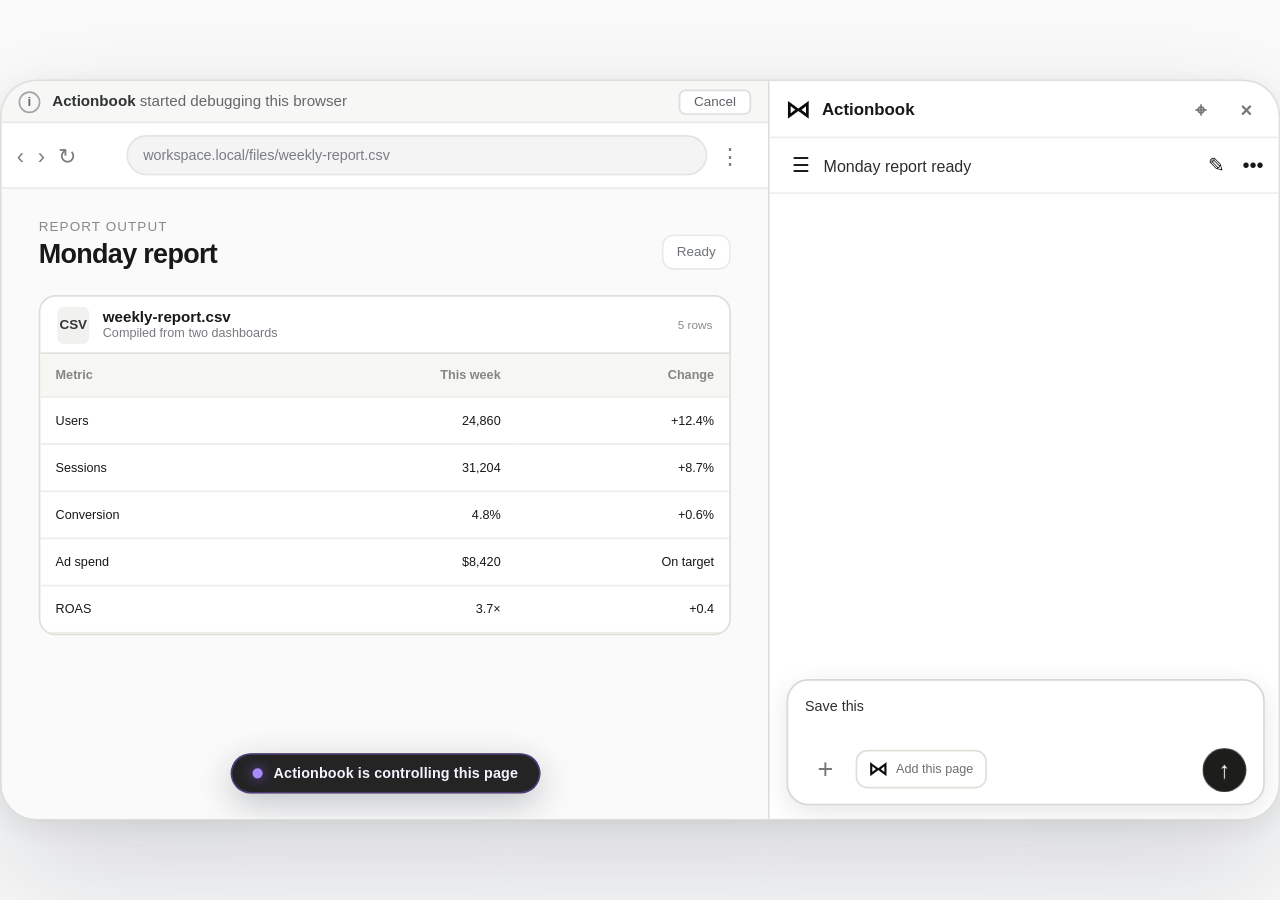
<file: assets/weekly-report-motion.html>
<!doctype html>
<html lang="en">
<head>
<meta charset="utf-8">
<meta name="viewport" content="width=device-width, initial-scale=1">
<title>Actionbook — Monday report Recipe rerun</title>
<style>
  :root {
    color-scheme:light;
    --canvas:#fafafa; --paper:#ffffff; --white:#fff; --ink:#18181b;
    --muted:#71717a; --soft:#f4f4f5; --line:rgba(24,24,27,.09); --green:#16845b;
    --violet:#7c3aed; --violet-soft:#f7f7f6;
  }
  * { box-sizing:border-box; }
  html,body { width:100%; height:100%; margin:0; overflow:hidden; }
  body {
    display:grid; place-items:center; background:var(--canvas);
    color:var(--ink); font-family:Geist,-apple-system,BlinkMacSystemFont,"Segoe UI",sans-serif;
    -webkit-font-smoothing:antialiased;
  }
  button { font:inherit; }
  .viewport { width:100vw; height:100vh; display:grid; place-items:center; overflow:hidden; }
  .stage {
    position:relative; width:760px; height:440px; overflow:hidden;
    border:1px solid rgba(24,24,27,.10); border-radius:22px;
    background:#f5f5f4; box-shadow:0 32px 80px rgba(15,23,42,.15),0 4px 14px rgba(15,23,42,.07);
    transform-origin:center;
  }
  .work-area { position:absolute; inset:0; display:grid; grid-template-columns:456px 304px; }
  .browser { position:relative; min-width:0; overflow:hidden; background:#f7f7f5; border-right:1px solid rgba(24,24,27,.12); }
  .debug-banner {
    height:25px; display:flex; align-items:center; gap:7px; padding:0 10px;
    background:#f7f7f6; border-bottom:1px solid #e6e6e3; color:#64676c; font-size:9px;
  }
  .debug-banner .info {
    width:13px; height:13px; display:grid; place-items:center; border:1px solid #8b7ca5;
    border-color:#a4a6a8; border-radius:50%; font-size:8px; font-weight:700;
  }
  .debug-banner b { color:#2f3236; font-weight:650; }
  .debug-banner .cancel {
    margin-left:auto; border:1px solid rgba(24,24,27,.14); border-radius:4px; background:#fff;
    padding:2px 8px; color:#5f6267; font-size:8px;
  }
  .browser-chrome {
    height:39px; display:grid; grid-template-columns:58px 1fr 20px; align-items:center; gap:7px;
    padding:0 9px; background:#fff; border-bottom:1px solid var(--line);
  }
  .nav-icons { display:flex; gap:8px; align-items:center; color:#7a7d82; font-size:13px; }
  .address {
    height:24px; display:flex; align-items:center; padding:0 10px; border-radius:12px;
    background:#f4f4f5; color:#7a7d82; box-shadow:inset 0 0 0 1px rgba(24,24,27,.07); font-size:8.5px;
  }
  .browser-page { position:absolute; left:0; right:0; top:64px; bottom:0; overflow:hidden; background:#fafafa; }
  .page {
    position:absolute; inset:0; padding:18px 22px 26px; opacity:0; transform:translateY(8px);
    will-change:opacity,transform,filter;
  }
  .page.is-visible { pointer-events:auto; }
  .page-head { display:flex; align-items:flex-end; justify-content:space-between; margin-bottom:15px; }
  .eyebrow { color:#85888d; font-size:8px; letter-spacing:.08em; text-transform:uppercase; }
  .page-title { margin-top:3px; font-size:16px; font-weight:650; letter-spacing:-.025em; }
  .date-chip { padding:5px 8px; border:1px solid var(--line); border-radius:7px; background:#fff; color:#6f7277; font-size:8px; }
  .stat-grid { display:grid; grid-template-columns:repeat(3,1fr); gap:8px; }
  .stat-card { padding:10px; border:1px solid #e4e4e7; border-radius:10px; background:#fff; }
  .stat-label { color:#777a7f; font-size:7.5px; }
  .stat-value { margin-top:6px; font-size:16px; font-weight:650; letter-spacing:-.03em; font-variant-numeric:tabular-nums; }
  .delta { margin-top:2px; color:#2e956d; font-size:7px; }
  .chart-card { margin-top:10px; padding:11px; border:1px solid #e4e4e7; border-radius:10px; background:#fff; }
  .chart-title { font-size:8.5px; font-weight:600; }
  .bars { height:95px; margin-top:8px; display:flex; align-items:flex-end; gap:8px; border-bottom:1px solid #e9e9e5; }
  .bar { flex:1; height:var(--h); border-radius:3px 3px 0 0; background:#222; transform-origin:bottom; }
  .bar.muted { background:#d4d4d8; }
  .ads-rows { margin-top:10px; display:grid; gap:7px; }
  .ad-row { display:grid; grid-template-columns:76px 1fr 28px; align-items:center; gap:8px; color:#64655f; font-size:7.5px; }
  .track { height:7px; border-radius:4px; background:#ececef; overflow:hidden; }
  .fill { width:var(--w); height:100%; border-radius:inherit; background:#242424; transform-origin:left; }
  .csv-shell { border:1px solid #deded9; border-radius:10px; overflow:hidden; background:#fff; }
  .csv-toolbar { height:34px; display:flex; align-items:center; gap:8px; padding:0 10px; border-bottom:1px solid #e1e1dd; }
  .csv-icon { width:19px; height:22px; display:grid; place-items:center; border-radius:4px; background:#f1f1ef; color:#33363a; font-size:8px; font-weight:750; }
  .csv-name { font-size:9px; font-weight:650; }
  .csv-meta { margin-left:auto; color:#8b8c86; font-size:7px; }
  table { width:100%; border-collapse:collapse; font-size:7.5px; }
  th,td { height:28px; padding:0 9px; text-align:left; border-bottom:1px solid #ecece8; font-variant-numeric:tabular-nums; }
  th { height:25px; background:#f6f6f3; color:#858680; font-weight:550; }
  td:nth-child(n+2),th:nth-child(n+2) { text-align:right; }
  .csv-row { opacity:0; transform:translateY(6px); }
  .control-pill {
    position:absolute; z-index:9; left:50%; bottom:15px; transform:translateX(-50%);
    display:flex; align-items:center; gap:7px; padding:7px 13px; border-radius:999px;
    background:rgba(23,23,23,.94); color:#f5f3ff; font-size:8.5px; font-weight:650;
    letter-spacing:.01em; white-space:nowrap; box-shadow:0 6px 20px rgba(15,23,42,.24),inset 0 0 0 1px rgba(139,92,246,.42);
  }
  .control-dot { width:6px; height:6px; border-radius:50%; background:#a78bfa; box-shadow:0 0 7px rgba(139,92,246,.78); }

  .panel { position:relative; overflow:hidden; background:var(--paper); }
  .panel-brand {
    height:34px; display:flex; align-items:center; gap:7px; padding:0 10px;
    border-bottom:1px solid #ecece8; background:#fff; font-size:10px; font-weight:650;
  }
  .brand-mark { width:14px; height:14px; object-fit:contain; }
  .panel-brand .actions { margin-left:auto; display:flex; align-items:center; gap:5px; color:#777873; }
  .icon-btn { width:22px; height:22px; display:grid; place-items:center; border:0; border-radius:6px; background:transparent; color:inherit; font-size:12px; padding:0; }
  .taskbar {
    height:33px; display:grid; grid-template-columns:22px minmax(0,1fr) 20px 20px; align-items:center; gap:2px;
    padding:0 8px; border-bottom:1px solid #efefeb; background:#fff; font-size:9.5px;
  }
  .task-title { overflow:hidden; text-overflow:ellipsis; white-space:nowrap; color:#2d2d2b; }
  .transcript { position:absolute; left:0; right:0; top:67px; bottom:123px; overflow:hidden; padding:6px 12px 3px; }
  .thread { position:relative; }
  .log-entry {
    position:relative; display:grid; grid-template-columns:18px 1fr; gap:7px; min-height:27px;
    opacity:0; transform:translateY(7px);
  }
  .log-entry:not(:last-child)::after {
    content:""; position:absolute; left:8.5px; top:17px; bottom:-1px; width:1px; background:#deded9;
  }
  .log-icon {
    position:relative; z-index:1; width:17px; height:17px; display:grid; place-items:center;
    border:1px solid #d8d8d3; border-radius:50%; background:#fbfbfa; color:#6f706b; font-size:8px;
  }
  .log-copy { padding-top:0; font-size:7.5px; line-height:1.25; }
  .log-copy b { color:#292a27; font-weight:650; }
  .log-copy span { color:#8a8b85; }
  .assistant-message {
    margin:1px 0 5px 25px; color:#40413e; font-size:8px; line-height:1.32;
    opacity:0; transform:translateY(7px);
  }
  .artifact {
    margin-left:25px; display:grid; grid-template-columns:34px 1fr 47px; align-items:center; gap:9px;
    min-height:49px; padding:6px 7px; border:1px solid #deded9; border-radius:10px; background:#fff;
    opacity:0; transform:translateY(9px); box-shadow:0 1px 2px rgba(0,0,0,.02);
  }
  .doc-icon { position:relative; width:27px; height:31px; padding:7px 5px; border:1px solid #d9d9d5; border-radius:6px; background:#f7f7f6; }
  .doc-icon::before,.doc-icon::after { content:""; display:block; height:2px; margin-bottom:4px; border-radius:2px; background:#70737a; }
  .doc-icon::after { width:65%; }
  .file-title { font-size:8.5px; font-weight:700; }
  .file-type { margin-top:2px; color:#898a84; font-size:7.5px; }
  .preview-btn { padding:5px 7px; border:1px solid #d7d7d2; border-radius:6px; background:#fff; color:#373835; font-size:7.5px; font-weight:600; }
  .reply-actions {
    margin:3px 0 0 25px; display:flex; align-items:center; gap:7px; color:#a2a39d;
    opacity:0; transform:translateY(5px);
  }
  .copy-icon { width:12px; height:12px; position:relative; }
  .copy-icon::before,.copy-icon::after { content:""; position:absolute; width:7px; height:8px; border:1px solid currentColor; border-radius:2px; }
  .copy-icon::before { left:1px; top:1px; } .copy-icon::after { left:4px; top:4px; background:#fbfbfa; }
  .stars { display:flex; gap:2px; font-size:11px; line-height:1; letter-spacing:-1px; }
  .progress {
    position:absolute; left:10px; right:10px; bottom:88px; height:31px; display:grid;
    grid-template-columns:18px minmax(0,1fr) 27px 15px; align-items:center; gap:6px;
    padding:0 9px; border:1px solid #dcdcd7; border-radius:10px; background:#fff;
    box-shadow:0 4px 15px rgba(0,0,0,.06); opacity:0; transform:translateY(6px);
  }
  .progress-check { width:16px; height:16px; display:grid; place-items:center; border-radius:50%; background:#e8f7ef; color:var(--green); font-size:10px; font-weight:800; }
  .progress-summary { overflow:hidden; text-overflow:ellipsis; white-space:nowrap; font-size:8px; color:#3f403c; }
  .progress-count { color:#888983; font-size:7.5px; font-variant-numeric:tabular-nums; }
  .progress-chevron { color:#8d8e88; font-size:11px; }
  .composer {
    position:absolute; left:10px; right:10px; bottom:8px; height:75px; padding:10px 10px 8px;
    border:1px solid #d8d8d3; border-radius:13px; background:#fff;
    box-shadow:0 4px 16px rgba(0,0,0,.10);
  }
  .composer-text { height:29px; color:#8b8c86; font-size:8.5px; line-height:1.35; }
  .composer-text.typing { color:#30312e; }
  .caret { display:inline-block; width:1px; height:10px; margin-left:1px; vertical-align:-2px; background:#222; opacity:0; }
  .composer-tools { display:flex; align-items:center; height:27px; gap:6px; }
  .plus-btn { width:24px; height:24px; display:grid; place-items:center; border:0; border-radius:50%; background:transparent; color:#777873; font-size:16px; }
  .page-chip {
    display:flex; align-items:center; gap:5px; height:23px; padding:0 7px; border:1px solid #dfdfda;
    border-radius:7px; color:#6f706b; font-size:7.5px; white-space:nowrap;
  }
  .page-chip img { width:11px; height:11px; }
  .send-btn {
    margin-left:auto; width:26px; height:26px; display:grid; place-items:center; border:0;
    border-radius:50%; background:#1d1d1b; color:#fff; font-size:14px; line-height:1;
    opacity:.32; transform:scale(.96);
  }
  .send-btn.active { opacity:1; }
  .transcript .thread { height:100%; }
  .recipe-flow-card {
    position:absolute; left:0; right:0; top:0; padding:10px;
    border:1px solid #dcdcd7; border-radius:11px; background:#fff;
    box-shadow:0 1px 2px rgba(0,0,0,.02); opacity:0; transform:translateY(8px);
  }
  .recipe-label { color:#242424; font-size:8px; font-weight:650; }
  .recipe-flow-card h3 { margin:8px 0 0; font-size:9.5px; line-height:1.35; }
  .recipe-section { margin-top:9px; }
  .recipe-section-title { margin-bottom:4px; color:#858680; font-size:7px; }
  .recipe-copy { color:#494a46; font-size:7.5px; line-height:1.45; }
  .recipe-option { padding:6px 7px; border:1px solid #e2e2de; border-radius:7px; color:#4e4f4a; font-size:7px; }
  .recipe-check { display:flex; gap:5px; margin-top:4px; color:#4e4f4a; font-size:7px; }
  .recipe-check i { color:var(--violet); font-style:normal; }
  .recipe-actions { display:flex; gap:5px; margin-top:9px; }
  .recipe-primary,.recipe-secondary { height:23px; padding:0 8px; border-radius:6px; font-size:7px; font-weight:650; }
  .recipe-primary { border:1px solid #222; background:#222; color:#fff; }
  .recipe-secondary { border:1px solid #d8d8d3; background:#fff; color:#555650; }
  .recipe-badge {
    margin-left:auto; padding:3px 6px; border:1px solid rgba(124,58,237,.2);
    border-radius:999px; background:var(--violet-soft); color:var(--violet); font-size:6.5px;
  }
  .recipe-title-row { display:flex; align-items:center; }
  .recipe-steps { display:grid; gap:5px; margin-top:8px; }
  .recipe-step { display:grid; grid-template-columns:16px 1fr; gap:6px; align-items:center; color:#52534e; font-size:7px; }
  .recipe-step span:first-child { width:16px; height:16px; display:grid; place-items:center; border:1px solid #deded9; border-radius:50%; color:#858680; }
  #rerun-log { position:absolute; left:0; right:0; top:0; }
  .run-flash { position:absolute; inset:0; z-index:8; pointer-events:none; background:#fff; opacity:0; }
  .caption-strip {
    display:none;
  }
  .caption { position:absolute; left:24px; right:24px; font-size:13px; font-weight:520; letter-spacing:-.01em; opacity:0; transform:translateY(5px); }
  .caption .num { color:#a78bfa; margin-right:8px; font-variant-numeric:tabular-nums; }
  .motion { will-change:opacity,transform; }
  @media (prefers-reduced-motion:reduce) { .caret { display:none; } }
</style>
</head>
<body>
<div class="viewport">
  <main class="stage" id="stage" aria-label="Actionbook turns a Monday report into a reusable Recipe and runs it again">
    <section class="work-area">
      <div class="browser">
        <div class="debug-banner">
          <span class="info">i</span>
          <span><b>Actionbook</b> started debugging this browser</span>
          <button class="cancel">Cancel</button>
        </div>
        <div class="browser-chrome">
          <div class="nav-icons"><span>‹</span><span>›</span><span>↻</span></div>
          <div class="address" id="address">workspace.local/overview</div>
          <div class="nav-icons">⋮</div>
        </div>
        <div class="browser-page">
          <section class="page motion" id="overview">
            <div class="page-head">
              <div><div class="eyebrow">Workspace</div><div class="page-title">Overview</div></div>
              <div class="date-chip">This week</div>
            </div>
            <div class="stat-grid">
              <div class="stat-card"><div class="stat-label">Visitors</div><div class="stat-value">—</div><div class="delta">Ready to connect</div></div>
              <div class="stat-card"><div class="stat-label">Campaigns</div><div class="stat-value">—</div><div class="delta">Ready to connect</div></div>
              <div class="stat-card"><div class="stat-label">Reports</div><div class="stat-value">4</div><div class="delta">Updated Monday</div></div>
            </div>
            <div class="chart-card"><div class="chart-title">Weekly snapshot</div><div class="bars">
              <div class="bar muted" style="--h:42%"></div><div class="bar muted" style="--h:55%"></div><div class="bar muted" style="--h:48%"></div><div class="bar muted" style="--h:68%"></div><div class="bar muted" style="--h:60%"></div><div class="bar muted" style="--h:76%"></div><div class="bar muted" style="--h:71%"></div>
            </div></div>
          </section>
          <section class="page motion" id="analytics">
            <div class="page-head">
              <div><div class="eyebrow">Analytics</div><div class="page-title">Last 7 days</div></div>
              <div class="date-chip">Jun 15 – Jun 21</div>
            </div>
            <div class="stat-grid">
              <div class="stat-card"><div class="stat-label">Users</div><div class="stat-value">24,860</div><div class="delta">↑ 12.4%</div></div>
              <div class="stat-card"><div class="stat-label">Sessions</div><div class="stat-value">31,204</div><div class="delta">↑ 8.7%</div></div>
              <div class="stat-card"><div class="stat-label">Conversion</div><div class="stat-value">4.8%</div><div class="delta">↑ 0.6%</div></div>
            </div>
            <div class="chart-card"><div class="chart-title">Daily users</div><div class="bars">
              <div class="bar" style="--h:42%"></div><div class="bar" style="--h:55%"></div><div class="bar" style="--h:48%"></div><div class="bar" style="--h:68%"></div><div class="bar" style="--h:60%"></div><div class="bar" style="--h:86%"></div><div class="bar" style="--h:74%"></div>
            </div></div>
          </section>
          <section class="page motion" id="ads">
            <div class="page-head">
              <div><div class="eyebrow">Ads Manager</div><div class="page-title">Campaigns</div></div>
              <div class="date-chip">Last 7 days</div>
            </div>
            <div class="stat-grid">
              <div class="stat-card"><div class="stat-label">Spend</div><div class="stat-value">$8,420</div><div class="delta">On target</div></div>
              <div class="stat-card"><div class="stat-label">Clicks</div><div class="stat-value">6,940</div><div class="delta">↑ 9.1%</div></div>
              <div class="stat-card"><div class="stat-label">ROAS</div><div class="stat-value">3.7×</div><div class="delta">↑ 0.4</div></div>
            </div>
            <div class="chart-card"><div class="chart-title">Campaign spend</div><div class="ads-rows">
              <div class="ad-row"><span>Brand search</span><div class="track"><div class="fill" style="--w:84%"></div></div><span>$3.4k</span></div>
              <div class="ad-row"><span>Retargeting</span><div class="track"><div class="fill" style="--w:63%"></div></div><span>$2.2k</span></div>
              <div class="ad-row"><span>New markets</span><div class="track"><div class="fill" style="--w:51%"></div></div><span>$1.7k</span></div>
              <div class="ad-row"><span>Creative test</span><div class="track"><div class="fill" style="--w:35%"></div></div><span>$1.1k</span></div>
            </div></div>
          </section>
          <section class="page motion" id="csv">
            <div class="page-head">
              <div><div class="eyebrow">Report output</div><div class="page-title">Monday report</div></div>
              <div class="date-chip">Ready</div>
            </div>
            <div class="csv-shell">
              <div class="csv-toolbar"><div class="csv-icon">CSV</div><div><div class="csv-name">weekly-report.csv</div><div class="stat-label">Compiled from two dashboards</div></div><div class="csv-meta">5 rows</div></div>
              <table>
                <thead><tr><th>Metric</th><th>This week</th><th>Change</th></tr></thead>
                <tbody>
                  <tr class="csv-row"><td>Users</td><td>24,860</td><td>+12.4%</td></tr>
                  <tr class="csv-row"><td>Sessions</td><td>31,204</td><td>+8.7%</td></tr>
                  <tr class="csv-row"><td>Conversion</td><td>4.8%</td><td>+0.6%</td></tr>
                  <tr class="csv-row"><td>Ad spend</td><td>$8,420</td><td>On target</td></tr>
                  <tr class="csv-row"><td>ROAS</td><td>3.7×</td><td>+0.4</td></tr>
                </tbody>
              </table>
            </div>
          </section>
          <div class="control-pill"><span class="control-dot"></span><span>Actionbook is controlling this page</span></div>
        </div>
        <div class="run-flash" id="run-flash"></div>
      </div>

      <aside class="panel">
        <header class="panel-brand">
          <img class="brand-mark" alt="" src="[data-uri]">
          <span>Actionbook</span>
          <span class="actions"><button class="icon-btn" aria-label="Pin">⌖</button><button class="icon-btn" aria-label="Close">×</button></span>
        </header>
        <div class="taskbar">
          <button class="icon-btn" aria-label="Menu">☰</button>
          <div class="task-title" id="task-title">New task</div>
          <button class="icon-btn" aria-label="Rename">✎</button>
          <button class="icon-btn" aria-label="More">•••</button>
        </div>
        <div class="transcript">
          <div class="thread">
            <div class="recipe-flow-card motion" id="plan-card">
              <div class="recipe-label">Plan your Recipe</div>
              <h3>Weekly analytics report</h3>
              <div class="recipe-section"><div class="recipe-section-title">What it does</div><div class="recipe-copy">Collects weekly analytics and ads metrics, then prepares the Monday report.</div></div>
              <div class="recipe-section"><div class="recipe-section-title">Run options</div><div class="recipe-option">This week → {reporting period}</div></div>
              <div class="recipe-section"><div class="recipe-section-title">Learned from this task</div><div class="recipe-check"><i>✓</i><span>Use the same metrics and report format</span></div></div>
              <div class="recipe-actions"><button class="recipe-primary">Confirm &amp; Create</button><button class="recipe-secondary">Adjust Plan</button></div>
            </div>
            <div class="recipe-flow-card motion" id="saved-card">
              <div class="recipe-title-row"><div class="recipe-label">Recipe</div><div class="recipe-badge">Published</div></div>
              <h3>Weekly analytics report</h3>
              <div class="recipe-copy" style="margin-top:4px">Collect weekly metrics and prepare the Monday report.</div>
              <div class="recipe-steps">
                <div class="recipe-step"><span>1</span><span>Open analytics dashboard</span></div>
                <div class="recipe-step"><span>2</span><span>Collect campaign metrics</span></div>
                <div class="recipe-step"><span>3</span><span>Prepare weekly report</span></div>
              </div>
              <div class="recipe-actions"><button class="recipe-primary" id="use-recipe">↗&nbsp; Use this recipe</button></div>
            </div>
            <div class="log-entry motion" id="rerun-log"><span class="log-icon">↗</span><div class="log-copy"><b>Navigated</b><br><span>Opened this week's analytics</span></div></div>
          </div>
        </div>
        <div class="progress motion" id="progress">
          <div class="progress-check">✓</div><div class="progress-summary" id="progress-summary">Open analytics dashboard</div><div class="progress-count" id="progress-count">1 / 3</div><div class="progress-chevron">⌄</div>
        </div>
        <div class="composer motion" id="composer">
          <div class="composer-text" id="composer-text">Write a message…<span class="caret" id="caret"></span></div>
          <div class="composer-tools">
            <button class="plus-btn">+</button>
            <div class="page-chip"><img alt="" src="[data-uri]"><span>Add this page</span></div>
            <button class="send-btn" id="send-btn">↑</button>
          </div>
        </div>
      </aside>
    </section>
  </main>
</div>
<script>
(function(){
  "use strict";
  var DURATION=12;
  var prompt="Save this run as a Recipe.";
  var stage=document.getElementById("stage");
  var report=document.getElementById("csv");
  var rerun=document.getElementById("analytics");
  var overview=document.getElementById("overview");
  var ads=document.getElementById("ads");
  var captions=Array.prototype.slice.call(document.querySelectorAll(".caption"));
  var rows=Array.prototype.slice.call(document.querySelectorAll(".csv-row"));
  var composerText=document.getElementById("composer-text");
  var caret=document.getElementById("caret");
  var sendBtn=document.getElementById("send-btn");
  var taskTitle=document.getElementById("task-title");
  var progress=document.getElementById("progress");
  var progressSummary=document.getElementById("progress-summary");
  var progressCount=document.getElementById("progress-count");
  var address=document.getElementById("address");
  var plan=document.getElementById("plan-card");
  var saved=document.getElementById("saved-card");
  var useRecipe=document.getElementById("use-recipe");
  var rerunLog=document.getElementById("rerun-log");
  var runFlash=document.getElementById("run-flash");
  var lastPostedBeat=0;
  function clamp(v,a,b){return Math.max(a,Math.min(b,v));}
  function range(t,a,b){return clamp((t-a)/(b-a),0,1);}
  function expo(t){return t===1?1:1-Math.pow(2,-10*t);}
  function show(el,p,y){el.style.opacity=p.toFixed(3);el.style.transform="translateY("+((1-p)*y).toFixed(2)+"px)";}
  function render(t){
    t=clamp(t,0,DURATION-.001);
    overview.style.opacity=0;
    ads.style.opacity=0;
    for(var c=0;c<captions.length;c++){
      var local=t-c*3;
      var cp=local>=0&&local<3?Math.min(range(local,0,.18),1-range(local,2.82,3)):0;
      show(captions[c],cp,5);
    }
    var typed=range(t,.35,1.72);
    if(t<2.05){
      var count=Math.floor(prompt.length*typed);
      composerText.className="composer-text typing";
      composerText.firstChild.nodeValue=prompt.slice(0,count);
      caret.style.opacity=(t>.35&&Math.floor(t*4)%2===0)?1:0;
      sendBtn.classList.toggle("active",count>0);
      sendBtn.style.transform="scale("+(count>0?1:.96)+")";
    } else {
      composerText.className="composer-text";
      composerText.firstChild.nodeValue="Write a message…";
      caret.style.opacity=0;
      sendBtn.classList.remove("active");
      sendBtn.style.transform="scale(.96)";
    }
    taskTitle.textContent=t<1.95?"Monday report ready":(t<9.55?"Create a weekly report Recipe":"Run Weekly analytics report");
    var planIn=range(t,3.06,3.42);
    var planOut=1-range(t,6.14,6.48);
    show(plan,Math.min(planIn,planOut),8);
    var savedIn=range(t,6.28,6.68);
    var savedOut=1-range(t,9.35,9.62);
    show(saved,Math.min(savedIn,savedOut),8);
    useRecipe.style.boxShadow=t>8.15&&t<9.5?"0 0 0 3px rgba(124,58,237,.16)":"none";
    var run=range(t,9.48,9.78);
    report.style.opacity=(1-run).toFixed(3);
    report.style.transform="translateY("+(-4*run).toFixed(2)+"px)";
    report.style.filter="none";
    rerun.style.opacity=run.toFixed(3);
    rerun.style.transform="translateY("+((1-expo(run))*8).toFixed(2)+"px)";
    rerun.style.filter="none";
    address.textContent=t<9.55?"workspace.local/files/weekly-report.csv":"workspace.local/analytics/this-week";
    runFlash.style.opacity=t>9.42&&t<9.68?(Math.sin(range(t,9.42,9.68)*Math.PI)*.42).toFixed(3):0;
    show(rerunLog,range(t,9.72,10.08),7);
    show(progress,t<9.62?0:range(t,9.66,9.94),6);
    progressSummary.textContent="Running Weekly analytics report";
    progressCount.textContent="1 / 3";
    for(var r=0;r<rows.length;r++){
      rows[r].style.opacity=1;
      rows[r].style.transform="none";
    }
    var beat=Math.min(4,Math.floor(t/3)+1);
    document.body.dataset.beat=String(beat);
    if(lastPostedBeat!==beat){
      lastPostedBeat=beat;
      parent.postMessage({type:"actionbook:beat",beat:beat},"*");
    }
  }
  function fit(){
    var scale=Math.min(window.innerWidth/760,window.innerHeight/440,1.7);
    stage.style.position="absolute";
    stage.style.left="50%";
    stage.style.top="50%";
    stage.style.transform="translate(-50%,-50%) scale("+scale+")";
  }
  window.addEventListener("resize",fit);fit();
  window.setTimeout(fit,80);
  window.setTimeout(fit,420);
  var reduced=window.matchMedia("(prefers-reduced-motion: reduce)").matches;
  var time=reduced?DURATION-.35:0,playing=false,lastTick=null;
  function tick(now){
    if(lastTick===null){
      lastTick=now;window.__ready=true;render(0);requestAnimationFrame(tick);return;
    }
    var dt=(now-lastTick)/1000;lastTick=now;
    if(playing){
      time+=dt;
      if(time>=DURATION){
        time=window.__recording?DURATION-.001:0;
      }
      render(time);
    }
    requestAnimationFrame(tick);
  }
  window.__seek=function(t){time=clamp(Number(t)||0,0,DURATION-.001);lastTick=performance.now();render(time);};
  window.__playing=false;
  window.__pause=function(){playing=false;window.__playing=false;document.body.dataset.playing="false";};
  window.__play=function(){
    if(reduced){render(DURATION-.35);return;}
    playing=true;window.__playing=true;document.body.dataset.playing="true";lastTick=null;
  };
  window.__motionDuration=DURATION;
  window.__reducedMotion=reduced;
  window.addEventListener("message",function(event){
    if(event.data==="actionbook:pause") window.__pause();
    if(event.data==="actionbook:play") window.__play();
  });
  document.fonts.ready.then(function(){
    render(time);
    playing=!reduced;
    window.__playing=playing;
    document.body.dataset.playing=String(playing);
    document.body.dataset.reducedMotion=String(reduced);
    requestAnimationFrame(tick);
  });
})();
</script>
</body>
</html>
</file>
